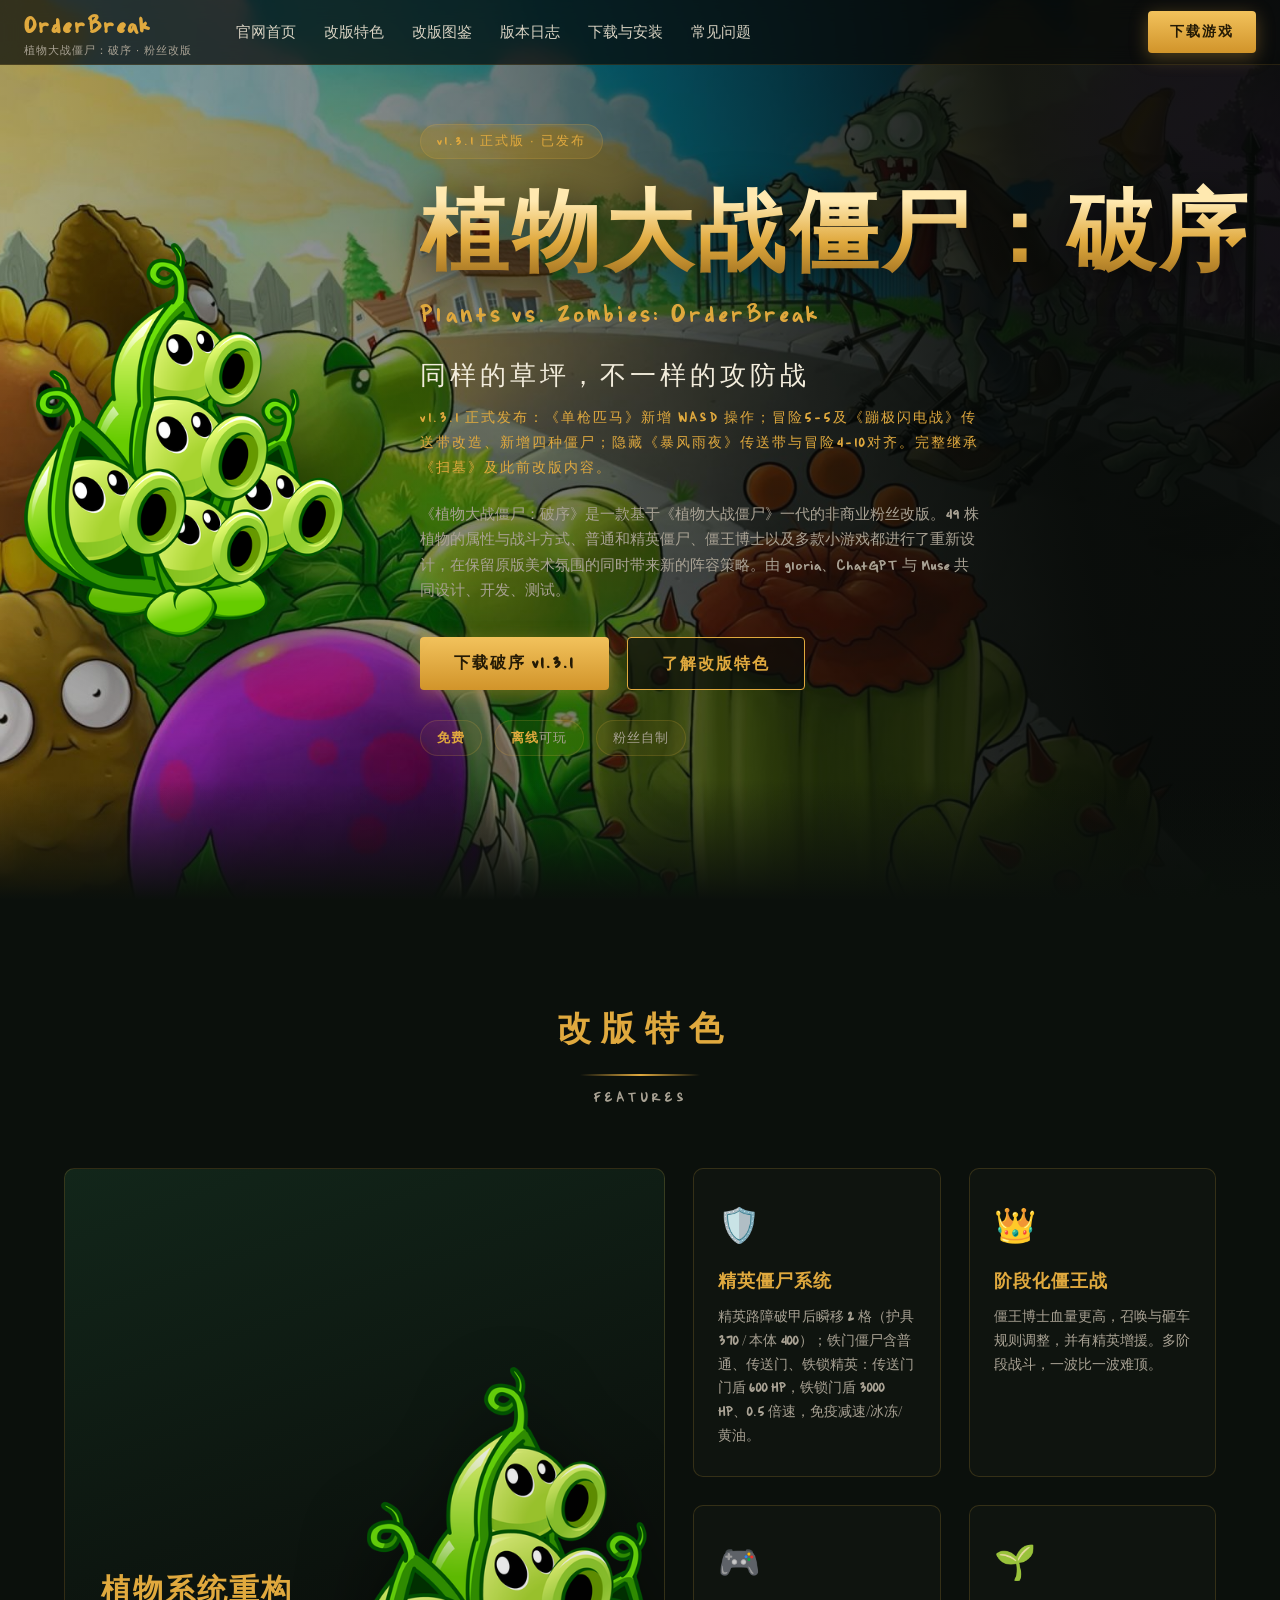
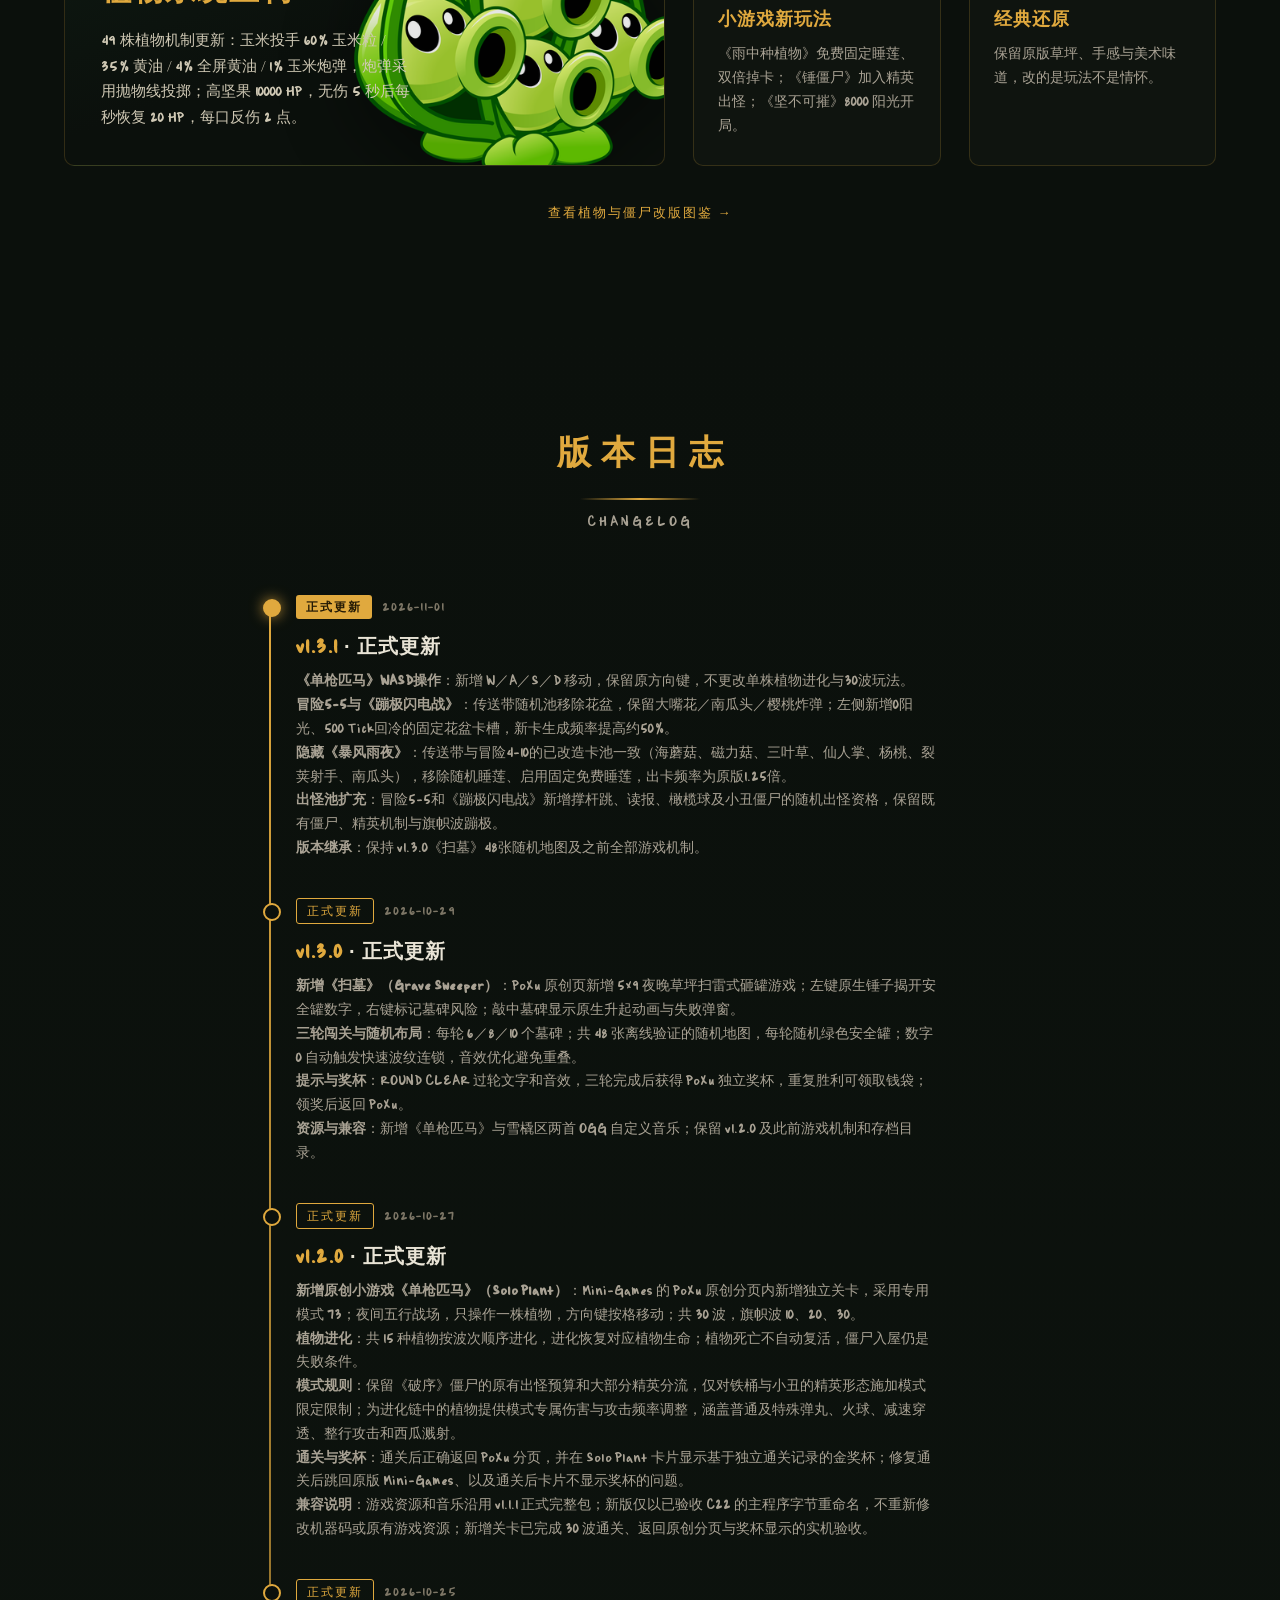
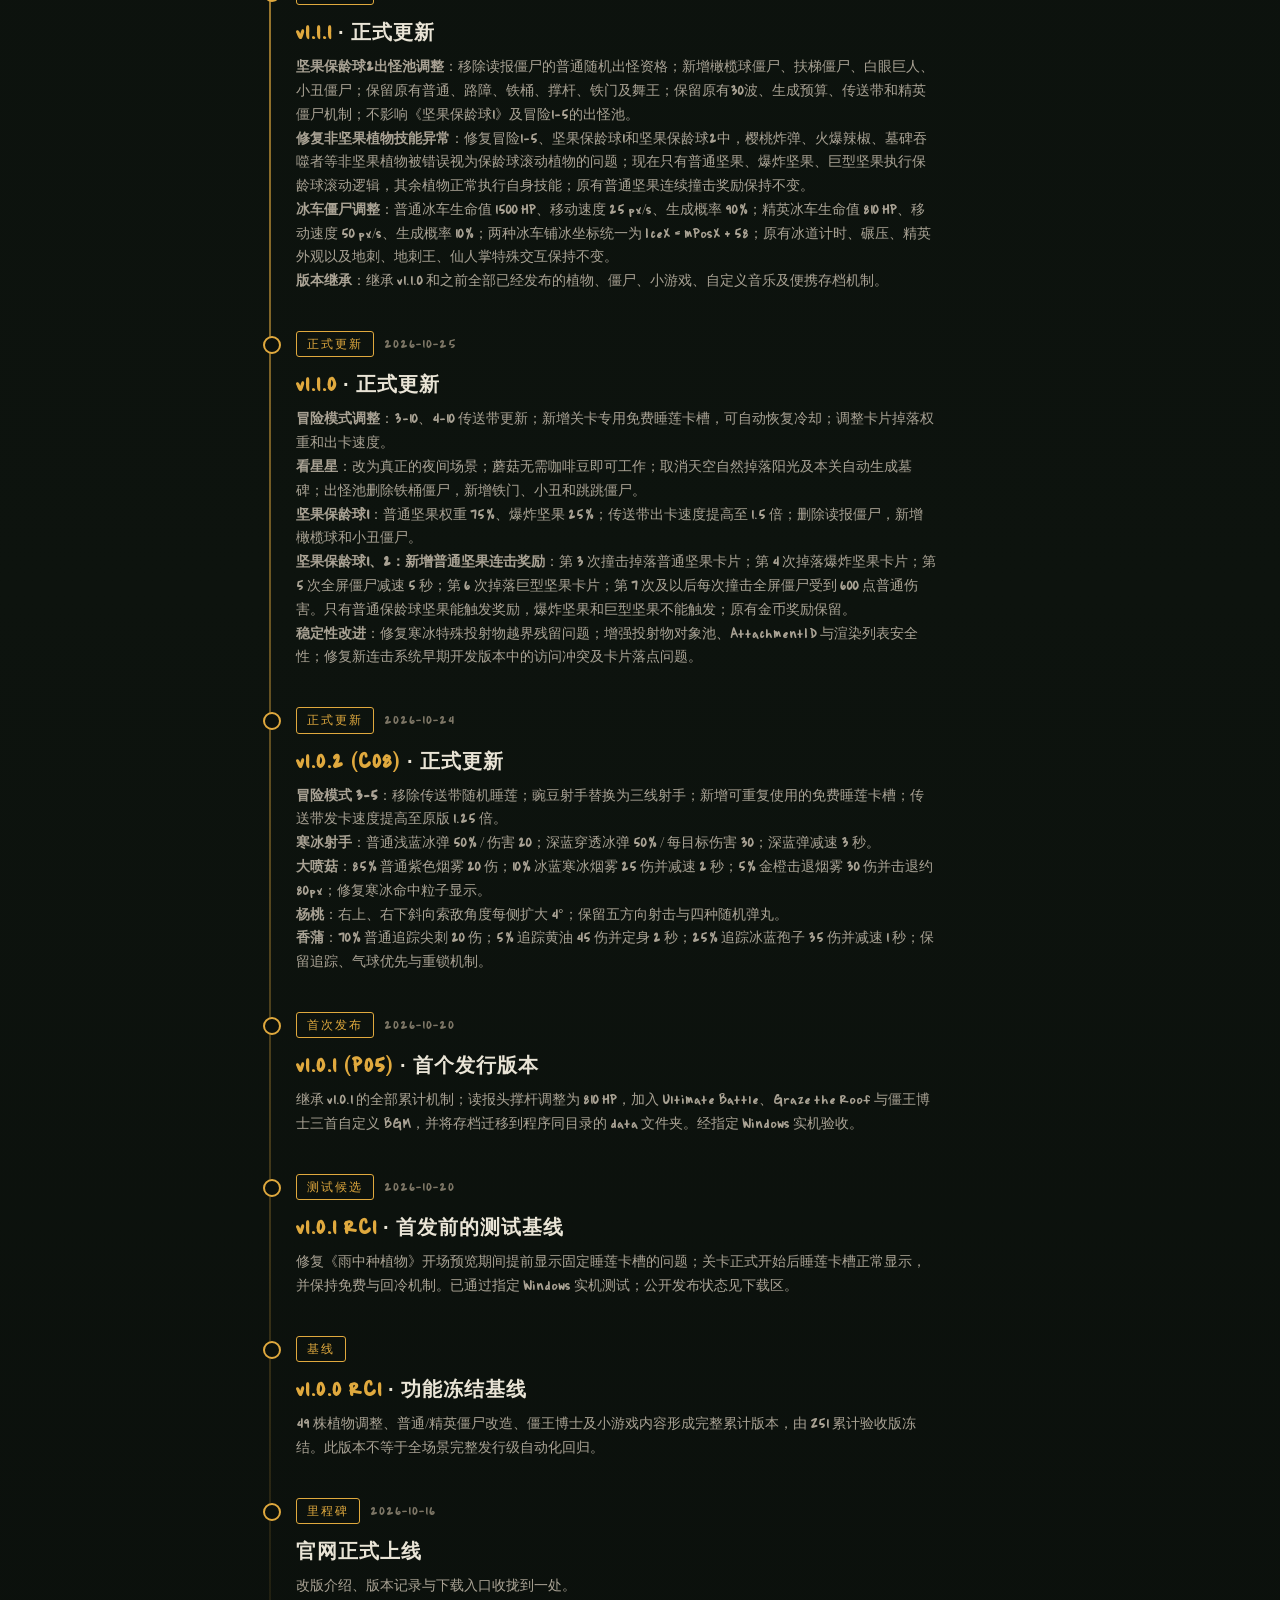
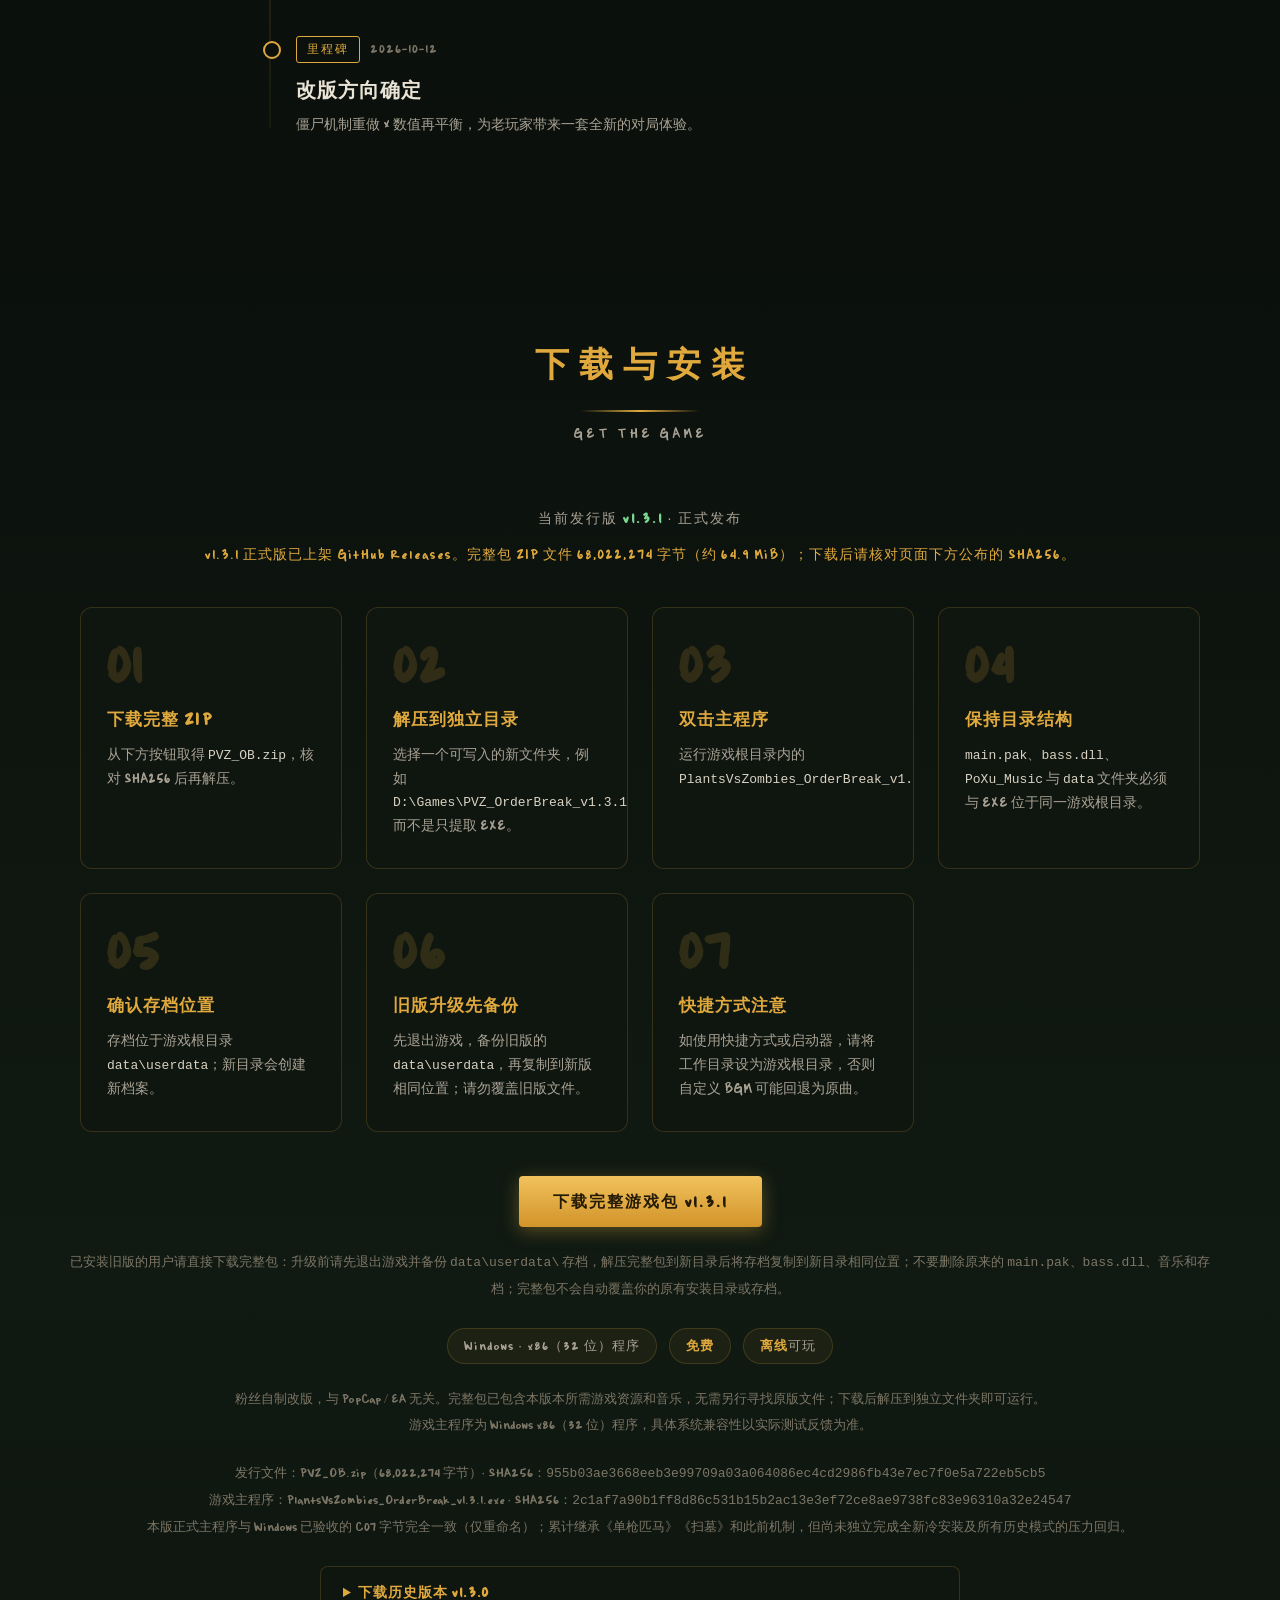
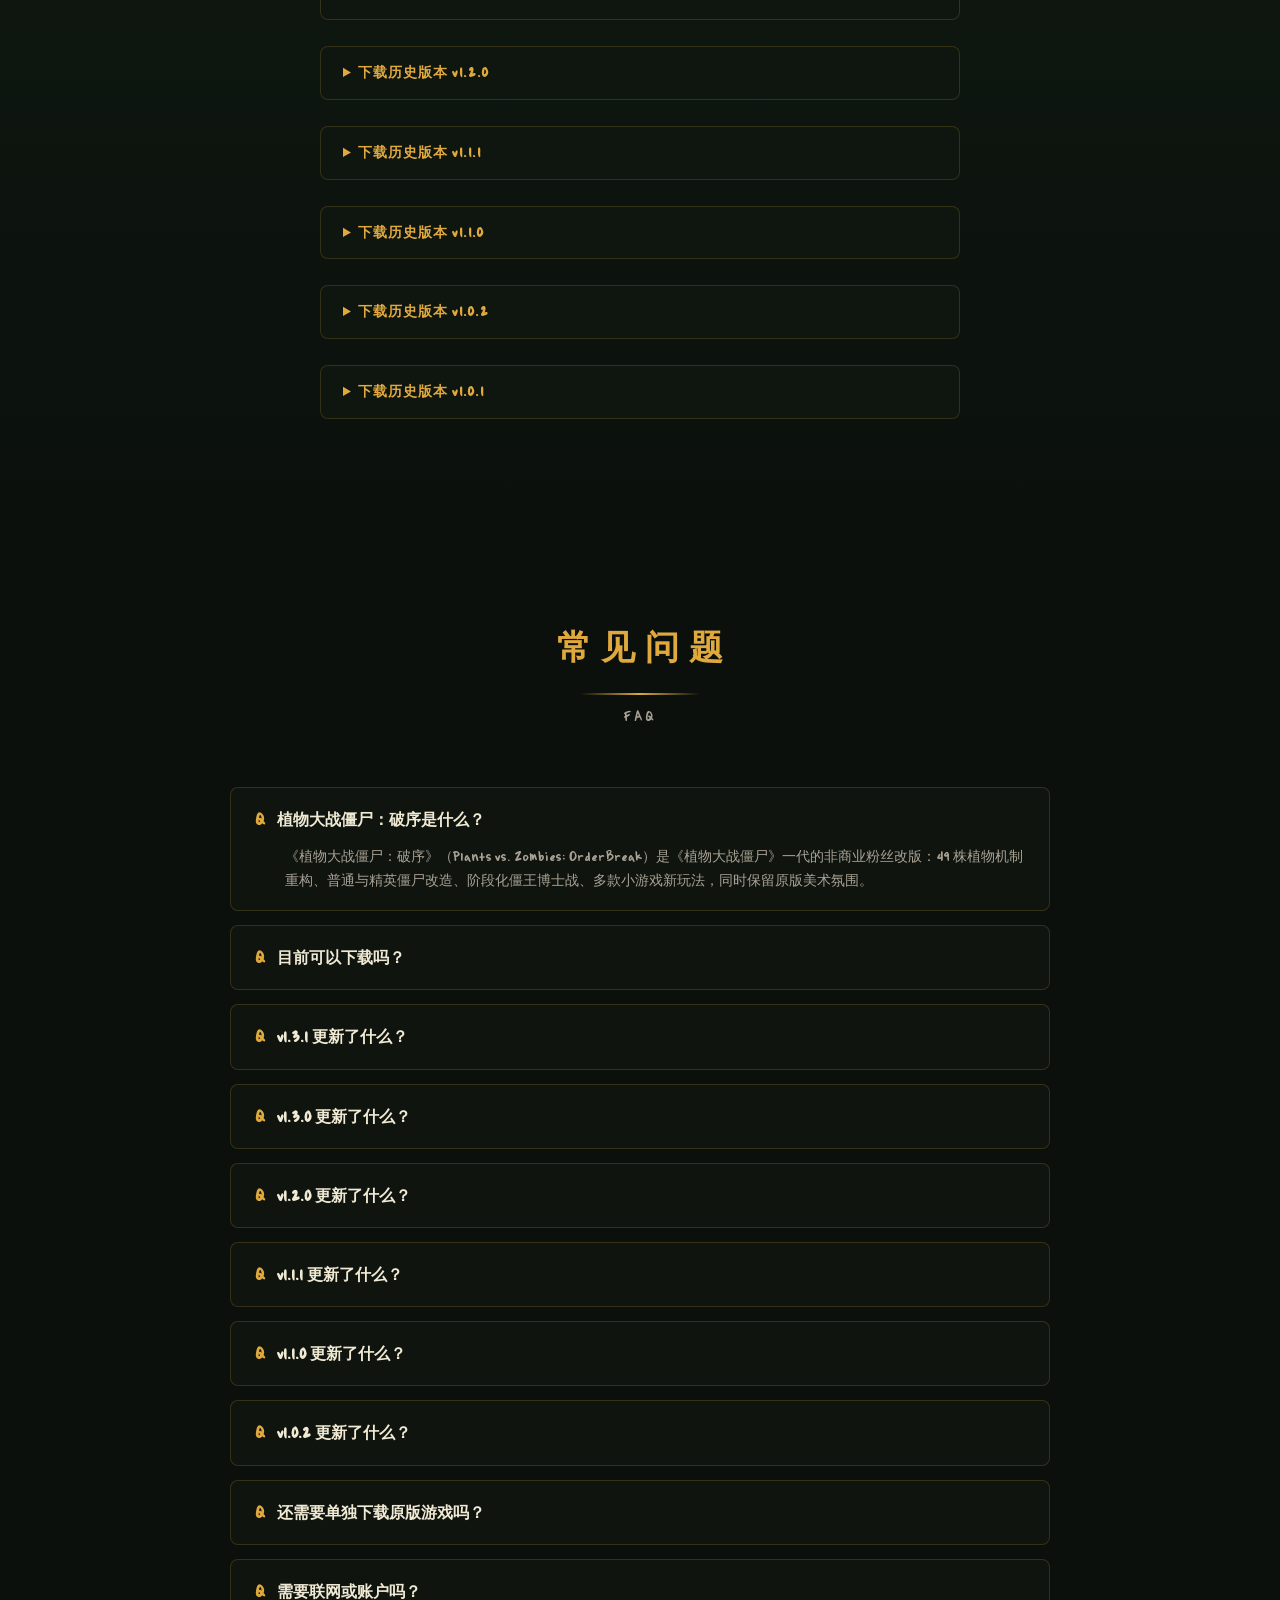
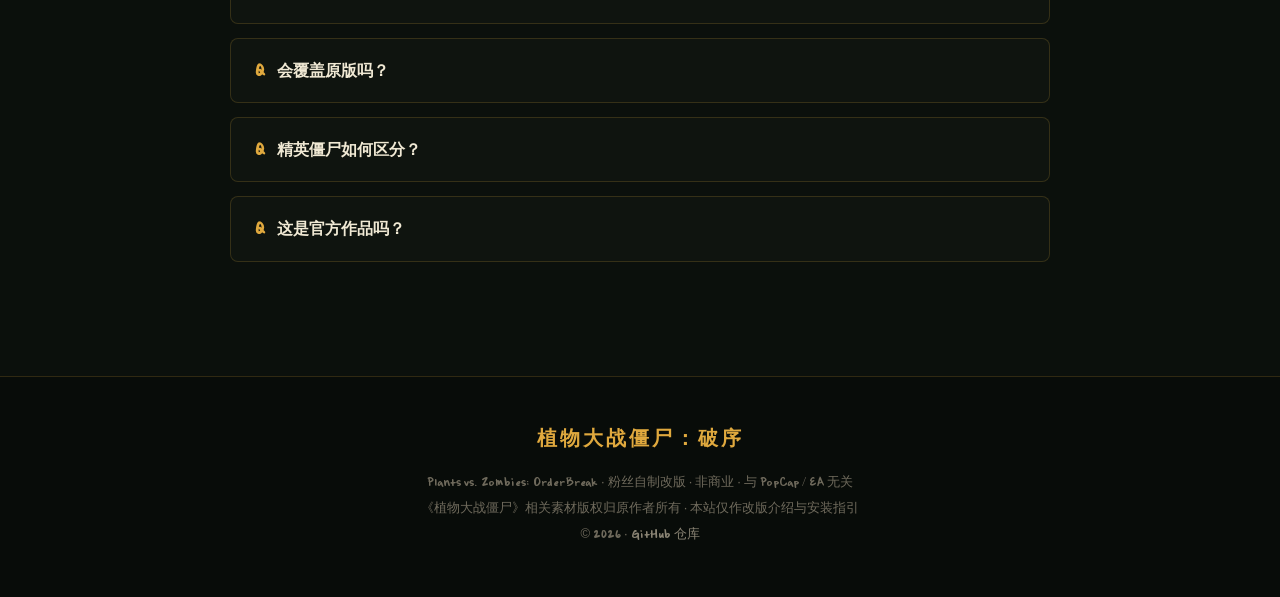
<file: index.html>
<!DOCTYPE html>
<html lang="zh-CN" class="no-js">
<head>
<meta charset="UTF-8">
<meta name="viewport" content="width=device-width, initial-scale=1.0">
<title>植物大战僵尸：破序 | OrderBreak · 粉丝改版</title>
<meta name="description" content="《植物大战僵尸：破序》(Plants vs. Zombies: OrderBreak)——基于《植物大战僵尸》一代的非商业粉丝改版：49 株植物机制重构、精英僵尸系统、阶段化僵王战与小游戏新玩法。v1.3.1 正式发布：《单枪匹马》新增 WASD 操作；冒险5-5及《蹦极闪电战》传送带改造、新增四种僵尸；隐藏《暴风雨夜》传送带与冒险4-10对齐。完整继承《扫墓》及此前改版内容。">
<meta property="og:type" content="website">
<meta property="og:title" content="植物大战僵尸：破序 | OrderBreak · 粉丝改版">
<meta property="og:description" content="《植物大战僵尸：破序》(Plants vs. Zombies: OrderBreak)——基于《植物大战僵尸》一代的非商业粉丝改版：49 株植物机制重构、精英僵尸系统、阶段化僵王战与小游戏新玩法。v1.3.1 正式发布：《单枪匹马》新增 WASD 操作；冒险5-5及《蹦极闪电战》传送带改造、新增四种僵尸；隐藏《暴风雨夜》传送带与冒险4-10对齐。完整继承《扫墓》及此前改版内容。">
<meta property="og:url" content="https://qffy715.github.io/PVZ-OB/">
<style>
@font-face{
font-family:'Briannes Hand';
src:url('briannes-hand.woff2') format('woff2');
font-display:swap;
unicode-range:U+0000-00FF;
}
:root{
--gold:#e0a93e; --gold-deep:#b57f24; --gold-soft:rgba(224,169,62,.14);
--bg:#0b100c; --panel:rgba(16,22,17,.82); --line:rgba(224,169,62,.18);
--text:#e9e4d6; --muted:#a9a294; --green:#7bd88f;
}
*{margin:0;padding:0;box-sizing:border-box}
html{scroll-behavior:smooth}
body{background:var(--bg);color:var(--text);
font-family:'Briannes Hand',-apple-system,BlinkMacSystemFont,"Segoe UI","PingFang SC","Hiragino Sans GB","Microsoft YaHei",sans-serif;
line-height:1.7}
a{color:inherit;text-decoration:none}
a:focus-visible,button:focus-visible,summary:focus-visible{outline:2px solid var(--gold);outline-offset:3px;border-radius:4px}
.wrap{max-width:1200px;margin:0 auto;padding:0 24px}
section[id],header[id]{scroll-margin-top:76px}
nav{position:fixed;top:0;left:0;right:0;z-index:50;
background:rgba(8,11,9,.72);backdrop-filter:blur(10px);
border-bottom:1px solid rgba(224,169,62,.14)}
.nav-inner{max-width:1280px;margin:0 auto;padding:0 24px;height:64px;
display:flex;align-items:center;gap:36px;position:relative}
.logo{font-size:22px;font-weight:900;letter-spacing:2px;color:var(--gold);white-space:nowrap}
.logo small{font-size:11px;color:var(--muted);letter-spacing:1px;display:block;font-weight:400;line-height:1.2}
.nav-links{display:flex;gap:28px;margin-left:8px}
.nav-links a{font-size:15px;color:#d8d2c2;position:relative;padding:4px 0}
.nav-links a:hover{color:var(--gold)}
.nav-links a:hover::after{content:"";position:absolute;left:0;right:0;bottom:-2px;height:2px;background:var(--gold)}
.nav-toggle{display:none}
.nav-cta{margin-left:auto}
.btn{display:inline-block;padding:12px 34px;border-radius:4px;font-size:16px;font-weight:700;
letter-spacing:2px;transition:transform.15s, box-shadow.15s;cursor:pointer;border:0}
.btn-gold{background:linear-gradient(180deg,#f2c25c,#d1942a);color:#241a05;
box-shadow:0 4px 18px rgba(224,169,62,.35)}
.btn-gold:hover{transform:translateY(-2px);box-shadow:0 8px 26px rgba(224,169,62,.5)}
.btn-dark{background:rgba(10,14,11,.7);color:var(--gold);border:1px solid var(--gold)}
.btn-dark:hover{background:rgba(224,169,62,.12)}
.btn-sm{padding:9px 22px;font-size:14px}
.hero{position:relative;min-height:100vh;display:flex;align-items:center;overflow:hidden;
background:url('pvz-bg.jpg') center 20%/cover no-repeat}
.hero::before{content:"";position:absolute;inset:0;
background:linear-gradient(260deg, rgba(6,9,7,.93) 20%, rgba(6,9,7,.55) 55%, rgba(6,9,7,.25) 100%)}
.hero::after{content:"";position:absolute;left:0;right:0;bottom:0;height:120px;
background:linear-gradient(180deg,transparent,var(--bg))}
.hero-inner{position:relative;z-index:2;width:100%;max-width:1280px;margin:0 auto;
padding:120px 24px 140px;display:flex;align-items:center;gap:40px}
.hero-text{flex:1;min-width:0;margin-left:36px}
.ver-badge{display:inline-block;font-size:13px;letter-spacing:2px;color:var(--gold);
border:1px solid var(--line);background:var(--gold-soft);padding:6px 16px;border-radius:20px;margin-bottom:22px;line-height:1.6}
.hero h1{font-size:clamp(30px,8.8vw,88px);font-weight:900;letter-spacing:.05em;line-height:1.15;
background:linear-gradient(180deg,#ffe9b0 20%,var(--gold) 60%,#9c6d1e);
-webkit-background-clip:text;background-clip:text;color:transparent;
filter:drop-shadow(0 4px 18px rgba(0,0,0,.6))}
.hero .en-sub{font-size:clamp(16px,2.4vw,24px);color:var(--gold);letter-spacing:3px;margin-top:12px}
.hero .slogan{font-size:clamp(18px,2.6vw,26px);color:#f2ecdc;margin:18px 0 8px;letter-spacing:4px}
.hero .desc{color:var(--muted);font-size:15px;max-width:560px;margin-bottom:34px}
.ver-note{color:var(--gold);font-size:14px;letter-spacing:2px;margin:0 0 20px;line-height:1.8;max-width:560px}
.hero-btns{display:flex;gap:18px;flex-wrap:wrap}
.hero-art{flex:0 0 auto;display:flex;justify-content:center}
.hero-art img{width:min(320px,58vw);height:auto;filter:drop-shadow(0 24px 50px rgba(0,0,0,.55));
animation:float 5s ease-in-out infinite}
@keyframes float{50%{transform:translateY(-14px)}}
.chips{display:flex;gap:12px;justify-content:center;flex-wrap:wrap}
.chip{font-size:13px;color:var(--muted);letter-spacing:1px;border:1px solid var(--line);
padding:6px 16px;border-radius:20px;background:rgba(224,169,62,.06)}
.chip b{color:var(--gold);font-weight:600}
.hero .chips{justify-content:flex-start;margin-top:30px}
section{padding:100px 0;position:relative}
.sec-title{text-align:center;margin-bottom:58px}
.sec-title h2{font-size:34px;letter-spacing:10px;color:var(--gold);font-weight:800;text-indent:10px}
.sec-title p{color:var(--muted);font-size:14px;letter-spacing:3px;margin-top:10px}
.sec-title .rule{width:120px;height:2px;background:linear-gradient(90deg,transparent,var(--gold),transparent);margin:16px auto 0}
.feat-grid{display:grid;grid-template-columns:1.15fr 1fr;gap:28px}
.feat-main{position:relative;border-radius:10px;overflow:hidden;border:1px solid var(--line);
min-height:460px;display:flex;align-items:flex-end;
background:linear-gradient(160deg,#12261a,#0b100c 70%)}
.feat-main img{position:absolute;right:-30px;bottom:-20px;width:340px;height:auto;opacity:.9;
filter:drop-shadow(0 18px 40px rgba(0,0,0,.5))}
.feat-main-body{position:relative;z-index:2;padding:36px;max-width:64%}
.feat-main-body h3{font-size:30px;color:var(--gold);margin-bottom:12px;letter-spacing:2px}
.feat-main-body p{color:#cfc8b4;font-size:15px}
.feat-cards{display:grid;grid-template-columns:1fr 1fr;gap:28px}
.feat-card{background:var(--panel);border:1px solid var(--line);border-radius:10px;padding:28px 24px;
transition:transform.2s, border-color.2s, box-shadow.2s}
.feat-card:hover{transform:translateY(-6px);border-color:rgba(224,169,62,.55);
box-shadow:0 14px 34px rgba(0,0,0,.45),0 0 0 1px rgba(224,169,62,.12)}
.feat-card .icon{font-size:34px;margin-bottom:12px}
.feat-card h4{font-size:18px;color:var(--gold);margin-bottom:8px;letter-spacing:1px}
.feat-card p{font-size:14px;color:var(--muted)}
.codex-note{text-align:center;color:#7d7666;font-size:13px;letter-spacing:2px;margin-top:36px}
#changelog{background:linear-gradient(180deg,var(--bg),#0d130e 60%,var(--bg))}
.timeline{position:relative;max-width:760px;margin:0 auto;padding-left:36px}
.timeline::before{content:"";position:absolute;left:9px;top:8px;bottom:8px;width:2px;
background:linear-gradient(180deg,var(--gold),rgba(224,169,62,.06))}
.tl-item{position:relative;padding:0 0 36px}
.tl-item:last-child{padding-bottom:0}
.tl-item::before{content:"";position:absolute;left:-33px;top:7px;width:14px;height:14px;border-radius:50%;
background:var(--bg);border:2px solid var(--gold)}
.tl-item.now::before{background:var(--gold);box-shadow:0 0 14px rgba(224,169,62,.8)}
.tl-tag{display:inline-block;font-size:12px;letter-spacing:2px;color:var(--gold);
border:1px solid var(--gold);border-radius:3px;padding:2px 10px;margin-right:10px}
.tl-tag.hot{background:var(--gold);color:#241a05;font-weight:700;border:0}
.tl-item h3{font-size:20px;margin:10px 0 6px;letter-spacing:1px}
.tl-item h3 .v{color:var(--gold)}
.tl-item p{color:var(--muted);font-size:14px;max-width:640px}
.tl-item time{color:#7d7666;font-size:13px;letter-spacing:1px}
#download{background:linear-gradient(180deg,var(--bg),#101a12 55%,var(--bg));text-align:center}
#download .dl-ver{display:inline-block;margin:0 0 12px;color:var(--muted);font-size:14px;letter-spacing:2px;line-height:1.8}
#download .dl-ver b{color:var(--green)}
.dl-status{color:var(--gold);font-size:14px;letter-spacing:1px;margin:0 0 40px}
.steps{display:grid;grid-template-columns:repeat(4,1fr);gap:24px;max-width:1120px;margin:0 auto 44px;text-align:left}
.step{background:var(--panel);border:1px solid var(--line);border-radius:12px;padding:30px 26px;
position:relative;overflow:hidden;transition:transform.2s, border-color.2s, box-shadow.2s}
.step:hover{transform:translateY(-6px);border-color:rgba(224,169,62,.55);
box-shadow:0 14px 34px rgba(0,0,0,.45)}
.step .num{font-size:54px;font-weight:900;line-height:1;color:rgba(224,169,62,.16);
letter-spacing:2px;margin-bottom:14px}
.step h4{font-size:17px;color:var(--gold);margin-bottom:8px;letter-spacing:1px}
.step p{font-size:14px;color:var(--muted)}
.step p code{color:#d8d2c2;font-family:Consolas,Menlo,monospace;font-size:13px}
.dl-cta{margin:6px 0 8px}
.dl-note{font-size:13px;color:#7d7666;margin-top:22px;line-height:2}
.hist-ver{max-width:640px;margin:26px auto 0;text-align:left;background:var(--panel);
border:1px solid var(--line);border-radius:8px;padding:14px 22px}
.hist-ver summary{cursor:pointer;color:var(--gold);font-size:14px;font-weight:700;letter-spacing:1px}
.hist-ver p{margin-top:10px;color:var(--muted);font-size:13px;line-height:2}
.hist-ver p code{color:#d8d2c2;font-family:Consolas,Menlo,monospace;font-size:12px}
.hist-ver a{color:var(--gold)} .hist-ver a:hover{text-decoration:underline;text-underline-offset:4px}
#download .chips{margin-top:26px}
.faq{max-width:820px;margin:0 auto}
.faq details{background:var(--panel);border:1px solid var(--line);border-radius:8px;
margin-bottom:14px;padding:18px 24px;transition:border-color.2s}
.faq details:hover{border-color:rgba(224,169,62,.4)}
.faq summary{cursor:pointer;font-weight:700;font-size:16px;color:#f0e9d4;list-style:none}
.faq summary::-webkit-details-marker{display:none}
.faq summary::before{content:"Q";color:var(--gold);font-weight:900;margin-right:12px}
.faq details p{margin-top:12px;color:var(--muted);font-size:14px;padding-left:30px}
.faq details p code{color:#d8d2c2;font-family:Consolas,Menlo,monospace;font-size:13px}
footer{border-top:1px solid var(--line);padding:44px 0 54px;text-align:center;background:#080c09}
footer .flogo{font-size:20px;font-weight:900;letter-spacing:3px;color:var(--gold);margin-bottom:14px}
footer p{color:#6f6a5c;font-size:13px;line-height:2}
footer a{color:#8a8474} footer a:hover{color:var(--gold)}
.rv{opacity:0;transform:translateY(26px);transition:opacity .7s ease,transform .7s ease}
.rv.in{opacity:1;transform:none}
.no-js .rv{opacity:1;transform:none}
@media (prefers-reduced-motion:reduce){
html{scroll-behavior:auto}
.rv{opacity:1;transform:none;transition:none}
.hero-art img{animation:none}}
@media(max-width:900px){
.nav-inner{gap:12px}
.nav-links{display:none;position:absolute;top:64px;left:0;right:0;flex-direction:column;gap:0;
margin-left:0;background:rgba(8,11,9,.97);border-bottom:1px solid var(--line);padding:8px 24px 16px}
.nav-links.open{display:flex}
.nav-links a{padding:13px 4px;font-size:16px;border-bottom:1px solid rgba(224,169,62,.08)}
.nav-links a:last-child{border-bottom:0}
.nav-links a:hover::after{display:none}
.nav-toggle{display:inline-flex;flex-direction:column;justify-content:center;align-items:center;gap:5px;
margin-left:auto;width:44px;height:44px;background:none;border:1px solid var(--line);border-radius:6px;cursor:pointer}
.nav-toggle span{display:block;width:20px;height:2px;background:var(--gold);transition:transform .2s,opacity .2s}
.nav-toggle[aria-expanded="true"] span:nth-child(1){transform:translateY(7px) rotate(45deg)}
.nav-toggle[aria-expanded="true"] span:nth-child(2){opacity:0}
.nav-toggle[aria-expanded="true"] span:nth-child(3){transform:translateY(-7px) rotate(-45deg)}
.nav-cta{margin-left:0}
.hero-inner{flex-direction:column;text-align:center;padding-top:140px}
.hero-text{margin-left:0}
.hero .desc{margin-left:auto;margin-right:auto}
.hero-btns{justify-content:center}
.hero .chips{justify-content:center}
.feat-grid{grid-template-columns:1fr}
.feat-main-body{max-width:100%}
.feat-main img{width:220px;opacity:.5}
.steps{grid-template-columns:1fr;max-width:480px}
.timeline{padding-left:30px}
.tl-item::before{left:-27px}
}
@media(max-width:600px){
.nav-inner{padding:0 16px;gap:8px}
.logo{font-size:19px}
.btn-sm{padding:8px 14px;font-size:13px}
.hero-inner{padding-left:16px;padding-right:16px}
.feat-cards{grid-template-columns:1fr}
.sec-title h2{font-size:28px;letter-spacing:6px;text-indent:6px}
section{padding:72px 0}
.ver-badge{font-size:12px;letter-spacing:1px}
}

/* 第二阶段合并：无 JS 时窄屏导航静态展开（第一阶段补丁） */
@media (max-width: 900px) {
  html.no-js .nav-inner {
    height: auto;
    min-height: 64px;
    flex-wrap: wrap;
    padding-bottom: 8px;
  }
  html.no-js .nav-links {
    display: flex;
    position: static;
    order: 3;
    width: 100%;
    margin-left: 0;
    padding: 0;
    border-bottom: 0;
  }
  html.no-js .nav-toggle { display: none; }
}
.codex-note a{color:var(--gold)}
.codex-note a:hover{text-decoration:underline;text-underline-offset:4px}
</style>
<noscript><style>.rv{opacity:1!important;transform:none!important}</style></noscript>
</head>
<body>
<script>document.documentElement.classList.remove('no-js');</script>
<nav>
<div class="nav-inner">
<a class="logo" href="#top">OrderBreak<small>植物大战僵尸：破序 · 粉丝改版</small></a>
<div class="nav-links" id="navMenu">
<a href="#top">官网首页</a>
<a href="#features">改版特色</a>
<a href="codex.html">改版图鉴</a>
<a href="#changelog">版本日志</a>
<a href="#download">下载与安装</a>
<a href="#faq">常见问题</a>
</div>
<a class="btn btn-gold btn-sm nav-cta" href="https://github.com/qffy715/PVZ-OB/releases/download/v1.3.1/PVZ_OB.zip">下载游戏</a>
<button class="nav-toggle" aria-label="打开导航菜单" aria-expanded="false" aria-controls="navMenu"><span></span><span></span><span></span></button>
</div>
</nav>
<header class="hero" id="top">
<div class="hero-inner">
<div class="hero-art"><img src="peashooter.png" alt="豌豆射手" width="423" height="520"></div>
<div class="hero-text">
<span class="ver-badge">v1.3.1 正式版 · 已发布</span>
<h1>植物大战僵尸：破序</h1>
<div class="en-sub">Plants vs. Zombies: OrderBreak</div>
<div class="slogan">同样的草坪，不一样的攻防战</div>
<p class="ver-note">v1.3.1 正式发布：《单枪匹马》新增 WASD 操作；冒险5-5及《蹦极闪电战》传送带改造、新增四种僵尸；隐藏《暴风雨夜》传送带与冒险4-10对齐。完整继承《扫墓》及此前改版内容。</p>
<p class="desc">《植物大战僵尸：破序》是一款基于《植物大战僵尸》一代的非商业粉丝改版。49 株植物的属性与战斗方式、普通和精英僵尸、僵王博士以及多款小游戏都进行了重新设计，在保留原版美术氛围的同时带来新的阵容策略。由 gloria、ChatGPT 与 Muse 共同设计、开发、测试。</p>
<div class="hero-btns">
<a class="btn btn-gold" href="https://github.com/qffy715/PVZ-OB/releases/download/v1.3.1/PVZ_OB.zip">下载破序 v1.3.1</a>
<a class="btn btn-dark" href="#features">了解改版特色</a>
</div>
<div class="chips">
<span class="chip"><b>免费</b></span>
<span class="chip"><b>离线</b>可玩</span>
<span class="chip">粉丝自制</span>
</div>
</div>
</div>
</header>
<section id="features">
<div class="wrap">
<div class="sec-title rv">
<h2>改版特色</h2><div class="rule"></div>
<p>FEATURES</p>
</div>
<div class="feat-grid">
<div class="feat-main rv">
<img src="peashooter.png" alt="豌豆射手" width="423" height="520">
<div class="feat-main-body">
<h3>植物系统重构</h3>
<p>49 株植物机制更新：玉米投手 60% 玉米粒 / 35% 黄油 / 4% 全屏黄油 / 1% 玉米炮弹，炮弹采用抛物线投掷；高坚果 10000 HP，无伤 5 秒后每秒恢复 20 HP，每口反伤 2 点。</p>
</div>
</div>
<div class="feat-cards">
<div class="feat-card rv"><div class="icon">🛡️</div><h4>精英僵尸系统</h4><p>精英路障破甲后瞬移 2 格（护具 370 / 本体 400）；铁门僵尸含普通、传送门、铁锁精英：传送门门盾 600 HP，铁锁门盾 3000 HP、0.5 倍速，免疫减速/冰冻/黄油。</p></div>
<div class="feat-card rv"><div class="icon">👑</div><h4>阶段化僵王战</h4><p>僵王博士血量更高，召唤与砸车规则调整，并有精英增援。多阶段战斗，一波比一波难顶。</p></div>
<div class="feat-card rv"><div class="icon">🎮</div><h4>小游戏新玩法</h4><p>《雨中种植物》免费固定睡莲、双倍掉卡；《锤僵尸》加入精英出怪；《坚不可摧》8000 阳光开局。</p></div>
<div class="feat-card rv"><div class="icon">🌱</div><h4>经典还原</h4><p>保留原版草坪、手感与美术味道，改的是玩法不是情怀。</p></div>
</div>
</div>
<p class="codex-note rv"><a href="codex.html">查看植物与僵尸改版图鉴 →</a></p>
</div>
</section>
<section id="changelog">
<div class="wrap">
<div class="sec-title rv">
<h2>版本日志</h2><div class="rule"></div>
<p>CHANGELOG</p>
</div>
<div class="timeline">
<div class="tl-item now rv">
<span class="tl-tag hot">正式更新</span><time>2026-11-01</time>
<h3><span class="v">v1.3.1</span> · 正式更新</h3>
<p><b>《单枪匹马》WASD操作</b>：新增 W／A／S／D 移动，保留原方向键，不更改单株植物进化与30波玩法。<br>
<b>冒险5-5与《蹦极闪电战》</b>：传送带随机池移除花盆，保留大嘴花／南瓜头／樱桃炸弹；左侧新增0阳光、500 Tick回冷的固定花盆卡槽，新卡生成频率提高约50%。<br>
<b>隐藏《暴风雨夜》</b>：传送带与冒险4-10的已改造卡池一致（海蘑菇、磁力菇、三叶草、仙人掌、杨桃、裂荚射手、南瓜头），移除随机睡莲、启用固定免费睡莲，出卡频率为原版1.25倍。<br>
<b>出怪池扩充</b>：冒险5-5和《蹦极闪电战》新增撑杆跳、读报、橄榄球及小丑僵尸的随机出怪资格，保留既有僵尸、精英机制与旗帜波蹦极。<br>
<b>版本继承</b>：保持 v1.3.0《扫墓》48张随机地图及之前全部游戏机制。</p>
</div>
<div class="tl-item rv">
<span class="tl-tag">正式更新</span><time>2026-10-29</time>
<h3><span class="v">v1.3.0</span> · 正式更新</h3>
<p><b>新增《扫墓》（Grave Sweeper）</b>：PoXu 原创页新增 5×9 夜晚草坪扫雷式砸罐游戏；左键原生锤子揭开安全罐数字，右键标记墓碑风险；敲中墓碑显示原生升起动画与失败弹窗。<br>
<b>三轮闯关与随机布局</b>：每轮 6／8／10 个墓碑；共 48 张离线验证的随机地图，每轮随机绿色安全罐；数字 0 自动触发快速波纹连锁，音效优化避免重叠。<br>
<b>提示与奖杯</b>：ROUND CLEAR 过轮文字和音效，三轮完成后获得 PoXu 独立奖杯，重复胜利可领取钱袋；领奖后返回 PoXu。<br>
<b>资源与兼容</b>：新增《单枪匹马》与雪橇区两首 OGG 自定义音乐；保留 v1.2.0 及此前游戏机制和存档目录。</p>
</div>
<div class="tl-item rv">
<span class="tl-tag">正式更新</span><time>2026-10-27</time>
<h3><span class="v">v1.2.0</span> · 正式更新</h3>
<p><b>新增原创小游戏《单枪匹马》（Solo Plant）</b>：Mini-Games 的 PoXu 原创分页内新增独立关卡，采用专用模式 73；夜间五行战场，只操作一株植物，方向键按格移动；共 30 波，旗帜波 10、20、30。<br>
<b>植物进化</b>：共 15 种植物按波次顺序进化，进化恢复对应植物生命；植物死亡不自动复活，僵尸入屋仍是失败条件。<br>
<b>模式规则</b>：保留《破序》僵尸的原有出怪预算和大部分精英分流，仅对铁桶与小丑的精英形态施加模式限定限制；为进化链中的植物提供模式专属伤害与攻击频率调整，涵盖普通及特殊弹丸、火球、减速穿透、整行攻击和西瓜溅射。<br>
<b>通关与奖杯</b>：通关后正确返回 PoXu 分页，并在 Solo Plant 卡片显示基于独立通关记录的金奖杯；修复通关后跳回原版 Mini-Games、以及通关后卡片不显示奖杯的问题。<br>
<b>兼容说明</b>：游戏资源和音乐沿用 v1.1.1 正式完整包；新版仅以已验收 C22 的主程序字节重命名，不重新修改机器码或原有游戏资源；新增关卡已完成 30 波通关、返回原创分页与奖杯显示的实机验收。</p>
</div>
<div class="tl-item rv">
<span class="tl-tag">正式更新</span><time>2026-10-25</time>
<h3><span class="v">v1.1.1</span> · 正式更新</h3>
<p><b>坚果保龄球2出怪池调整</b>：移除读报僵尸的普通随机出怪资格；新增橄榄球僵尸、扶梯僵尸、白眼巨人、小丑僵尸；保留原有普通、路障、铁桶、撑杆、铁门及舞王；保留原有30波、生成预算、传送带和精英僵尸机制；不影响《坚果保龄球1》及冒险1-5的出怪池。<br>
<b>修复非坚果植物技能异常</b>：修复冒险1-5、坚果保龄球1和坚果保龄球2中，樱桃炸弹、火爆辣椒、墓碑吞噬者等非坚果植物被错误视为保龄球滚动植物的问题；现在只有普通坚果、爆炸坚果、巨型坚果执行保龄球滚动逻辑，其余植物正常执行自身技能；原有普通坚果连续撞击奖励保持不变。<br>
<b>冰车僵尸调整</b>：普通冰车生命值 1500 HP、移动速度 25 px/s、生成概率 90%；精英冰车生命值 810 HP、移动速度 50 px/s、生成概率 10%；两种冰车铺冰坐标统一为 IceX = mPosX + 58；原有冰道计时、碾压、精英外观以及地刺、地刺王、仙人掌特殊交互保持不变。<br>
<b>版本继承</b>：继承 v1.1.0 和之前全部已经发布的植物、僵尸、小游戏、自定义音乐及便携存档机制。</p>
</div>
<div class="tl-item rv">
<span class="tl-tag">正式更新</span><time>2026-10-25</time>
<h3><span class="v">v1.1.0</span> · 正式更新</h3>
<p><b>冒险模式调整</b>：3-10、4-10 传送带更新；新增关卡专用免费睡莲卡槽，可自动恢复冷却；调整卡片掉落权重和出卡速度。<br>
<b>看星星</b>：改为真正的夜间场景；蘑菇无需咖啡豆即可工作；取消天空自然掉落阳光及本关自动生成墓碑；出怪池删除铁桶僵尸，新增铁门、小丑和跳跳僵尸。<br>
<b>坚果保龄球1</b>：普通坚果权重 75%、爆炸坚果 25%；传送带出卡速度提高至 1.5 倍；删除读报僵尸，新增橄榄球和小丑僵尸。<br>
<b>坚果保龄球1、2：新增普通坚果连击奖励</b>：第 3 次撞击掉落普通坚果卡片；第 4 次掉落爆炸坚果卡片；第 5 次全屏僵尸减速 5 秒；第 6 次掉落巨型坚果卡片；第 7 次及以后每次撞击全屏僵尸受到 600 点普通伤害。只有普通保龄球坚果能触发奖励，爆炸坚果和巨型坚果不能触发；原有金币奖励保留。<br>
<b>稳定性改进</b>：修复寒冰特殊投射物越界残留问题；增强投射物对象池、AttachmentID 与渲染列表安全性；修复新连击系统早期开发版本中的访问冲突及卡片落点问题。</p>
</div>
<div class="tl-item rv">
<span class="tl-tag">正式更新</span><time>2026-10-24</time>
<h3><span class="v">v1.0.2 (C08)</span> · 正式更新</h3>
<p><b>冒险模式 3-5</b>：移除传送带随机睡莲；豌豆射手替换为三线射手；新增可重复使用的免费睡莲卡槽；传送带发卡速度提高至原版 1.25 倍。<br>
<b>寒冰射手</b>：普通浅蓝冰弹 50% / 伤害 20；深蓝穿透冰弹 50% / 每目标伤害 30；深蓝弹减速 3 秒。<br>
<b>大喷菇</b>：85% 普通紫色烟雾 20 伤；10% 冰蓝寒冰烟雾 25 伤并减速 2 秒；5% 金橙击退烟雾 30 伤并击退约 80px；修复寒冰命中粒子显示。<br>
<b>杨桃</b>：右上、右下斜向索敌角度每侧扩大 4°；保留五方向射击与四种随机弹丸。<br>
<b>香蒲</b>：70% 普通追踪尖刺 20 伤；5% 追踪黄油 45 伤并定身 2 秒；25% 追踪冰蓝孢子 35 伤并减速 1 秒；保留追踪、气球优先与重锁机制。</p>
</div>
<div class="tl-item rv">
<span class="tl-tag">首次发布</span><time>2026-10-20</time>
<h3><span class="v">v1.0.1 (P05)</span> · 首个发行版本</h3>
<p>继承 v1.0.1 的全部累计机制；读报头撑杆调整为 810 HP，加入 Ultimate Battle、Graze the Roof 与僵王博士三首自定义 BGM，并将存档迁移到程序同目录的 data 文件夹。经指定 Windows 实机验收。</p>
</div>
<div class="tl-item rv">
<span class="tl-tag">测试候选</span><time>2026-10-20</time>
<h3><span class="v">v1.0.1 RC1</span> · 首发前的测试基线</h3>
<p>修复《雨中种植物》开场预览期间提前显示固定睡莲卡槽的问题；关卡正式开始后睡莲卡槽正常显示，并保持免费与回冷机制。已通过指定 Windows 实机测试；公开发布状态见下载区。</p>
</div>
<div class="tl-item rv">
<span class="tl-tag">基线</span>
<h3><span class="v">v1.0.0 RC1</span> · 功能冻结基线</h3>
<p>49 株植物调整、普通/精英僵尸改造、僵王博士及小游戏内容形成完整累计版本，由 Z51 累计验收版冻结。此版本不等于全场景完整发行级自动化回归。</p>
</div>
<div class="tl-item rv">
<span class="tl-tag">里程碑</span><time>2026-10-16</time>
<h3>官网正式上线</h3>
<p>改版介绍、版本记录与下载入口收拢到一处。</p>
</div>
<div class="tl-item rv">
<span class="tl-tag">里程碑</span><time>2026-10-12</time>
<h3>改版方向确定</h3>
<p>僵尸机制重做 × 数值再平衡，为老玩家带来一套全新的对局体验。</p>
</div>
</div>
</div>
</section>
<section id="download">
<div class="wrap">
<div class="sec-title rv">
<h2>下载与安装</h2><div class="rule"></div>
<p>GET&nbsp;THE&nbsp;GAME</p>
</div>
<div class="rv"><span class="dl-ver">当前发行版 <b>v1.3.1</b> · 正式发布</span></div>
<p class="dl-status rv">v1.3.1 正式版已上架 GitHub Releases。完整包 ZIP 文件 68,022,274 字节（约 64.9 MiB）；下载后请核对页面下方公布的 SHA256。</p>
<div class="steps">
<div class="step rv"><div class="num">01</div><h4>下载完整 ZIP</h4><p>从下方按钮取得 <code>PVZ_OB.zip</code>，核对 SHA256 后再解压。</p></div>
<div class="step rv"><div class="num">02</div><h4>解压到独立目录</h4><p>选择一个可写入的新文件夹，例如 <code>D:\Games\PVZ_OrderBreak_v1.3.1</code>，而不是只提取 EXE。</p></div>
<div class="step rv"><div class="num">03</div><h4>双击主程序</h4><p>运行游戏根目录内的 <code>PlantsVsZombies_OrderBreak_v1.3.1.exe</code>。</p></div>
<div class="step rv"><div class="num">04</div><h4>保持目录结构</h4><p><code>main.pak</code>、<code>bass.dll</code>、<code>PoXu_Music</code> 与 <code>data</code> 文件夹必须与 EXE 位于同一游戏根目录。</p></div>
<div class="step rv"><div class="num">05</div><h4>确认存档位置</h4><p>存档位于游戏根目录 <code>data\userdata</code>；新目录会创建新档案。</p></div>
<div class="step rv"><div class="num">06</div><h4>旧版升级先备份</h4><p>先退出游戏，备份旧版的 <code>data\userdata</code>，再复制到新版相同位置；请勿覆盖旧版文件。</p></div>
<div class="step rv"><div class="num">07</div><h4>快捷方式注意</h4><p>如使用快捷方式或启动器，请将工作目录设为游戏根目录，否则自定义 BGM 可能回退为原曲。</p></div>
</div>
<div class="dl-cta rv"><a class="btn btn-gold" href="https://github.com/qffy715/PVZ-OB/releases/download/v1.3.1/PVZ_OB.zip">下载完整游戏包 v1.3.1</a></div>
<p class="dl-note rv">已安装旧版的用户请直接下载完整包：升级前请先退出游戏并备份 <code>data\userdata\</code> 存档，解压完整包到新目录后将存档复制到新目录相同位置；不要删除原来的 <code>main.pak</code>、<code>bass.dll</code>、音乐和存档；完整包不会自动覆盖你的原有安装目录或存档。</p>
<div class="chips rv">
<span class="chip">Windows · x86（32 位）程序</span>
<span class="chip"><b>免费</b></span>
<span class="chip"><b>离线</b>可玩</span>
</div>
<p class="dl-note rv">粉丝自制改版，与 PopCap / EA 无关。完整包已包含本版本所需游戏资源和音乐，无需另行寻找原版文件；下载后解压到独立文件夹即可运行。<br>游戏主程序为 Windows x86（32 位）程序，具体系统兼容性以实际测试反馈为准。</p>
<p class="dl-note rv">发行文件：PVZ_OB.zip（68,022,274 字节）· SHA256：<code>955b03ae3668eeb3e99709a03a064086ec4cd2986fb43e7ec7f0e5a722eb5cb5</code><br>
游戏主程序：PlantsVsZombies_OrderBreak_v1.3.1.exe · SHA256：<code>2c1af7a90b1ff8d86c531b15b2ac13e3ef72ce8ae9738fc83e96310a32e24547</code><br>
本版正式主程序与 Windows 已验收的 C07 字节完全一致（仅重命名）；累计继承《单枪匹马》《扫墓》和此前机制，但尚未独立完成全新冷安装及所有历史模式的压力回归。</p>
<details class="hist-ver rv"><summary>下载历史版本 v1.3.0</summary>
<p>v1.3.0 正式版本仍保留：<a href="https://github.com/qffy715/PVZ-OB/releases/tag/v1.3.0">前往 v1.3.0 Release 页面 →</a></p>
</details>
<details class="hist-ver rv"><summary>下载历史版本 v1.2.0</summary>
<p>v1.2.0 正式版本仍保留：<a href="https://github.com/qffy715/PVZ-OB/releases/tag/v1.2.0">前往 v1.2.0 Release 页面 →</a></p>
</details>
<details class="hist-ver rv"><summary>下载历史版本 v1.1.1</summary>
<p>v1.1.1 正式版本仍保留：<a href="https://github.com/qffy715/PVZ-OB/releases/tag/v1.1.1">前往 v1.1.1 Release 页面 →</a><br>
历史发行文件 SHA256：<code>85225351BAB61D41BB3DA8383D2CCB96E40676AA50651A8D7D1A543D7735F15B</code></p>
</details>
<details class="hist-ver rv"><summary>下载历史版本 v1.1.0</summary>
<p>v1.1.0 正式版本仍保留：<a href="https://github.com/qffy715/PVZ-OB/releases/tag/v1.1.0">前往 v1.1.0 Release 页面 →</a><br>
历史发行文件 SHA256：<code>AF644BBF7490943C5AD5DABE95F6DAF6AC5FCE04E0A747450B2C6AA2D41A993A</code></p>
</details>
<details class="hist-ver rv"><summary>下载历史版本 v1.0.2</summary>
<p>v1.0.2（C08）正式版本仍保留：<a href="https://github.com/qffy715/PVZ-OB/releases/tag/v1.0.2">前往 v1.0.2 Release 页面 →</a><br>
历史发行文件 SHA256：<code>ED41078E7CB645D5D62A1562F639AA39A94EEFBFD4BCB52A8BEA4CE57AC220ED</code></p>
</details>
<details class="hist-ver rv"><summary>下载历史版本 v1.0.1</summary>
<p>v1.0.1（P05）首个发行版本仍保留：<a href="https://github.com/qffy715/PVZ-OB/releases/tag/v1.0.1">前往 v1.0.1 Release 页面 →</a><br>
历史发行文件 SHA256：<code>4F03FF3C5A7DFDE631332B2B827FA833127ED2015AB244C3D7C2DA9564959579</code></p>
</details>
</div>
</section>
<section id="faq">
<div class="wrap">
<div class="sec-title rv">
<h2>常见问题</h2><div class="rule"></div>
<p>FAQ</p>
</div>
<div class="faq">
<details class="rv" open><summary>植物大战僵尸：破序是什么？</summary><p>《植物大战僵尸：破序》（Plants vs. Zombies: OrderBreak）是《植物大战僵尸》一代的非商业粉丝改版：49 株植物机制重构、普通与精英僵尸改造、阶段化僵王博士战、多款小游戏新玩法，同时保留原版美术氛围。</p></details>
<details class="rv"><summary>目前可以下载吗？</summary><p>可以。当前正式版为 v1.3.1，请使用页面的 GitHub Releases 直链下载完整包，SHA256：<code>955b03ae3668eeb3e99709a03a064086ec4cd2986fb43e7ec7f0e5a722eb5cb5</code>。旧版玩家下载完整包后，将原存档（data 目录下的 userdata）复制到新目录即可保留。</p></details>
<details class="rv"><summary>v1.3.1 更新了什么？</summary><p>《单枪匹马》支持 WASD 方向键；冒险5-5与隐藏《蹦极闪电战》移除传送带随机花盆、增加固定花盆卡槽、出卡加速并新增撑杆跳／读报／橄榄球／小丑随机出怪；隐藏《暴风雨夜》改为冒险4-10同款七植物出卡池、固定免费睡莲与1.25倍出卡。原有《扫墓》及其他内容继承不变。</p></details>
<details class="rv"><summary>v1.3.0 更新了什么？</summary><p>新增 PoXu 原创小游戏《扫墓》：5×9 夜晚扫雷式砸罐、三轮6／8／10墓碑、48张随机地图与随机绿色安全罐；右键标记、数字提示和零区域快速连锁；原生墓碑失败弹窗、过轮音效、独立奖杯及返回 PoXu。另新增《单枪匹马》和雪橇区专属 OGG 音乐。</p></details>
<details class="rv"><summary>v1.2.0 更新了什么？</summary><p>相对 v1.1.1：新增原创小游戏《单枪匹马》（Mini-Games PoXu 原创分页独立关卡，夜间五行战场单株植物迎战 30 波，旗帜波 10/20/30，15 种植物形态逐级进化）；进化恢复生命、死亡不复活；保留出怪预算与大部分精英分流；模式专属伤害与攻速调整；修复通关后跳回原版 Mini-Games 与奖杯不显示问题。详情见版本日志。</p></details>
<details class="rv"><summary>v1.1.1 更新了什么？</summary><p>相对 v1.1.0：坚果保龄球2出怪池调整（移除读报僵尸，新增橄榄球、扶梯、白眼巨人、小丑僵尸）；修复冒险1-5、坚果保龄球1和坚果保龄球2中非坚果植物被错误视为保龄球滚动植物的问题；冰车僵尸平衡调整（普通 1500 HP / 25 px/s、精英 810 HP / 50 px/s，铺冰坐标统一为 IceX = mPosX + 58）。详情见版本日志。</p></details>
<details class="rv"><summary>v1.1.0 更新了什么？</summary><p>相对 v1.0.2：冒险模式 3-10、4-10 传送带更新并新增免费睡莲卡槽；看星星改为真正的夜间场景；坚果保龄球1权重与出卡速度调整；坚果保龄球1、2新增普通坚果连击奖励（第 3/4/5/6/7 次撞击各有奖励）；修复寒冰投射物越界残留等稳定性问题。详情见版本日志。</p></details>
<details class="rv"><summary>v1.0.2 更新了什么？</summary><p>相对 v1.0.1：冒险模式 3-5 传送带修复（三线射手替换豌豆射手、新增免费睡莲卡槽、发卡提速 1.25 倍）；寒冰射手 50% 普通冰弹 / 50% 深蓝穿透冰弹；大喷菇新增冰蓝寒冰烟雾与金橙击退烟雾；杨桃斜向索敌扩大 4°；香蒲黄油与冰孢子概率提升。详情见版本日志。</p></details>
<details class="rv"><summary>还需要单独下载原版游戏吗？</summary><p>不需要另行下载安装原版游戏。本次提供的是完整发行 ZIP，已包含启动本版本所需的 EXE、main.pak、bass.dll 和音乐资源，解压到独立文件夹即可运行。</p></details>
<details class="rv"><summary>需要联网或账户吗？</summary><p>不需要。游戏本体为纯单机，运行时无需在线登录。</p></details>
<details class="rv"><summary>会覆盖原版吗？</summary><p>不会自动覆盖。请将完整包 ZIP 解压到独立文件夹，不要覆盖已有原版文件。《破序》v1.3.1 的存档位于其 EXE 同目录下的 <code>data\userdata</code>；从旧版升级前请先退出游戏并备份旧版存档，再将存档复制到新版相同位置。</p></details>
<details class="rv"><summary>精英僵尸如何区分？</summary><p>通过外观变化、不同的护甲与速度和专属机制区分；完整数值与图鉴筹备中。</p></details>
<details class="rv"><summary>这是官方作品吗？</summary><p>不是。破序为粉丝自制、非商业性质，与 PopCap / EA 无任何官方关联；《植物大战僵尸》相关权利归其权利人所有。</p></details>
</div>
</div>
</section>
<footer>
<div class="wrap">
<div class="flogo">植物大战僵尸：破序</div>
<p>Plants vs. Zombies: OrderBreak · 粉丝自制改版 · 非商业 · 与 PopCap / EA 无关<br>
《植物大战僵尸》相关素材版权归原作者所有 · 本站仅作改版介绍与安装指引<br>
© 2026 · <a href="https://github.com/qffy715/PVZ-OB">GitHub 仓库</a></p>
</div>
</footer>
<script>
(function(){
var rvEls=document.querySelectorAll('.rv');
if('IntersectionObserver' in window){
var io=new IntersectionObserver(function(es){es.forEach(function(e){
if(e.isIntersecting){e.target.classList.add('in');io.unobserve(e.target);}});},{threshold:.12});
rvEls.forEach(function(el){io.observe(el);});
}else{rvEls.forEach(function(el){el.classList.add('in');});}
var toggle=document.querySelector('.nav-toggle');
var menu=document.getElementById('navMenu');
if(toggle&&menu){
function setOpen(open){
toggle.setAttribute('aria-expanded',String(open));
toggle.setAttribute('aria-label',open?'关闭导航菜单':'打开导航菜单');
menu.classList.toggle('open',open);
}
toggle.addEventListener('click',function(){setOpen(toggle.getAttribute('aria-expanded')!=='true');});
menu.querySelectorAll('a').forEach(function(a){a.addEventListener('click',function(){setOpen(false);});});
document.addEventListener('keydown',function(e){
if(e.key==='Escape'&&menu.classList.contains('open')){setOpen(false);toggle.focus();}});
}
})();
</script>
</body>
</html>
</file>
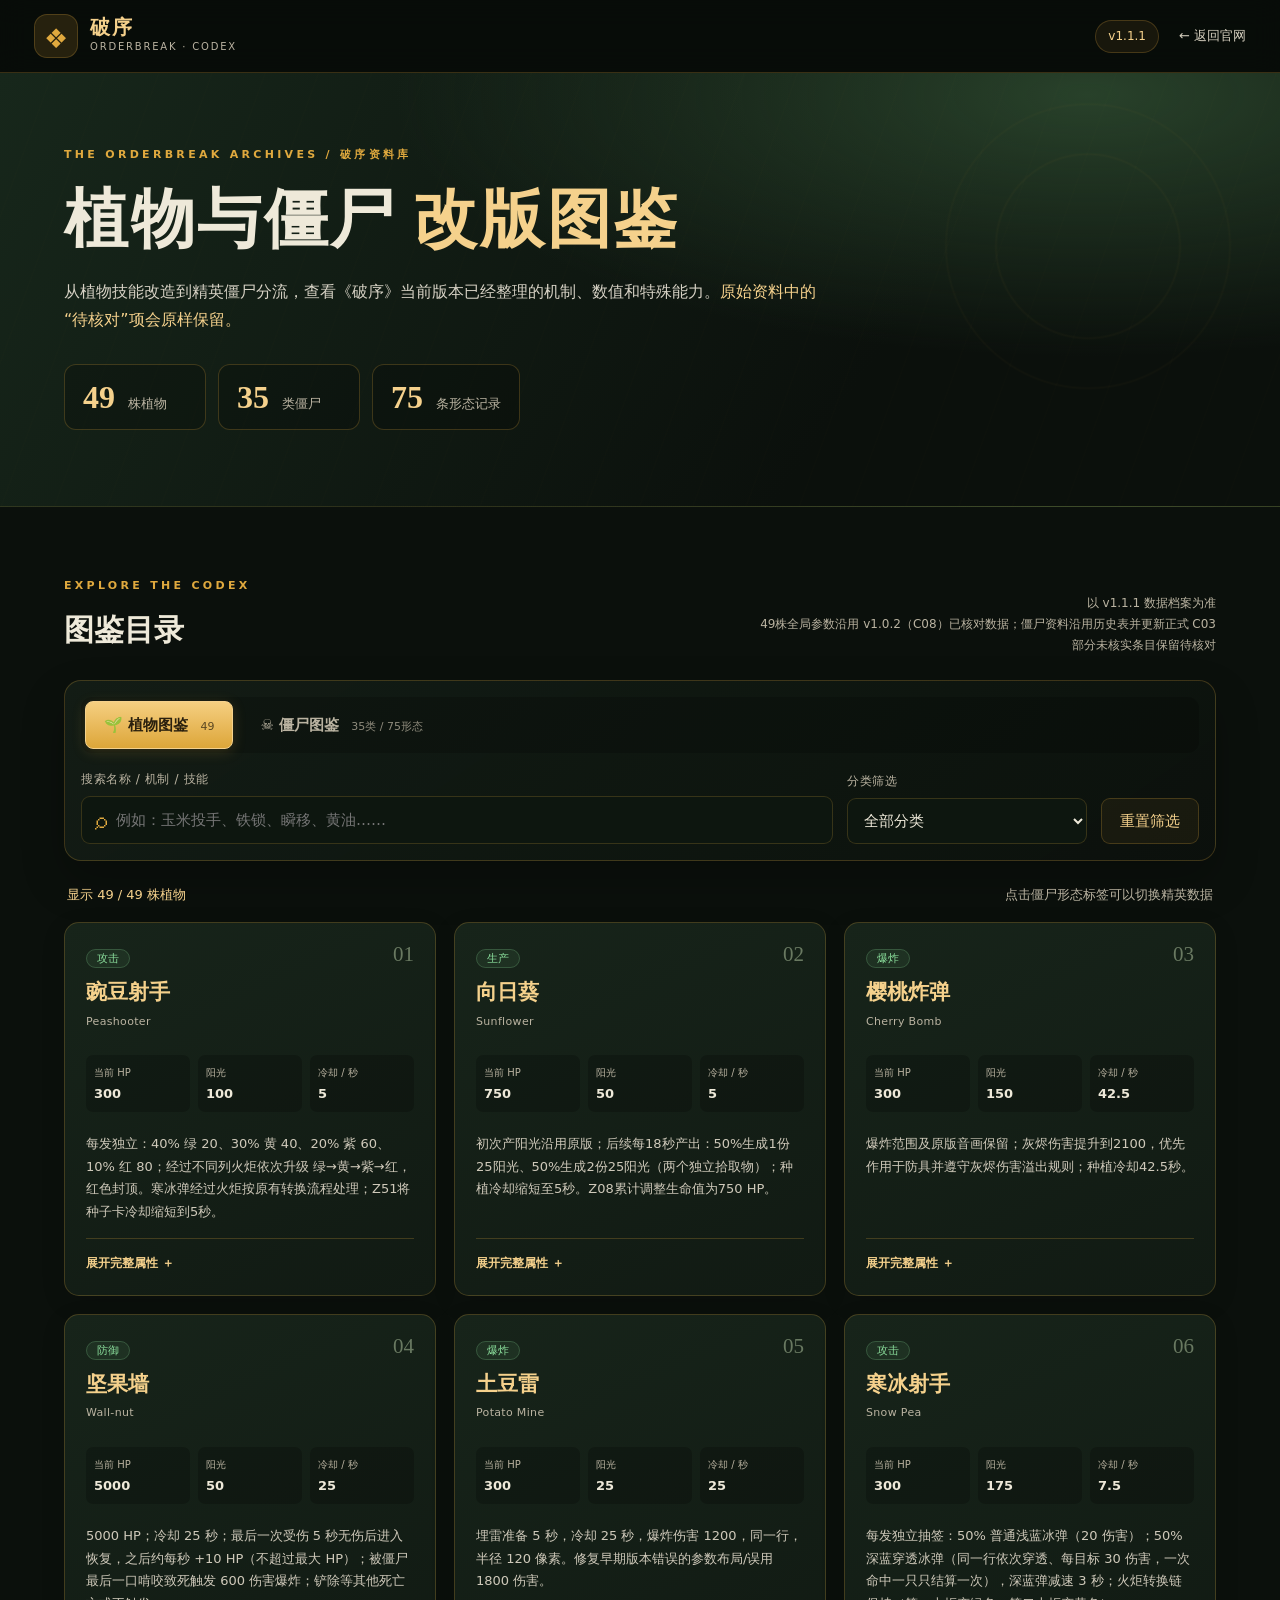
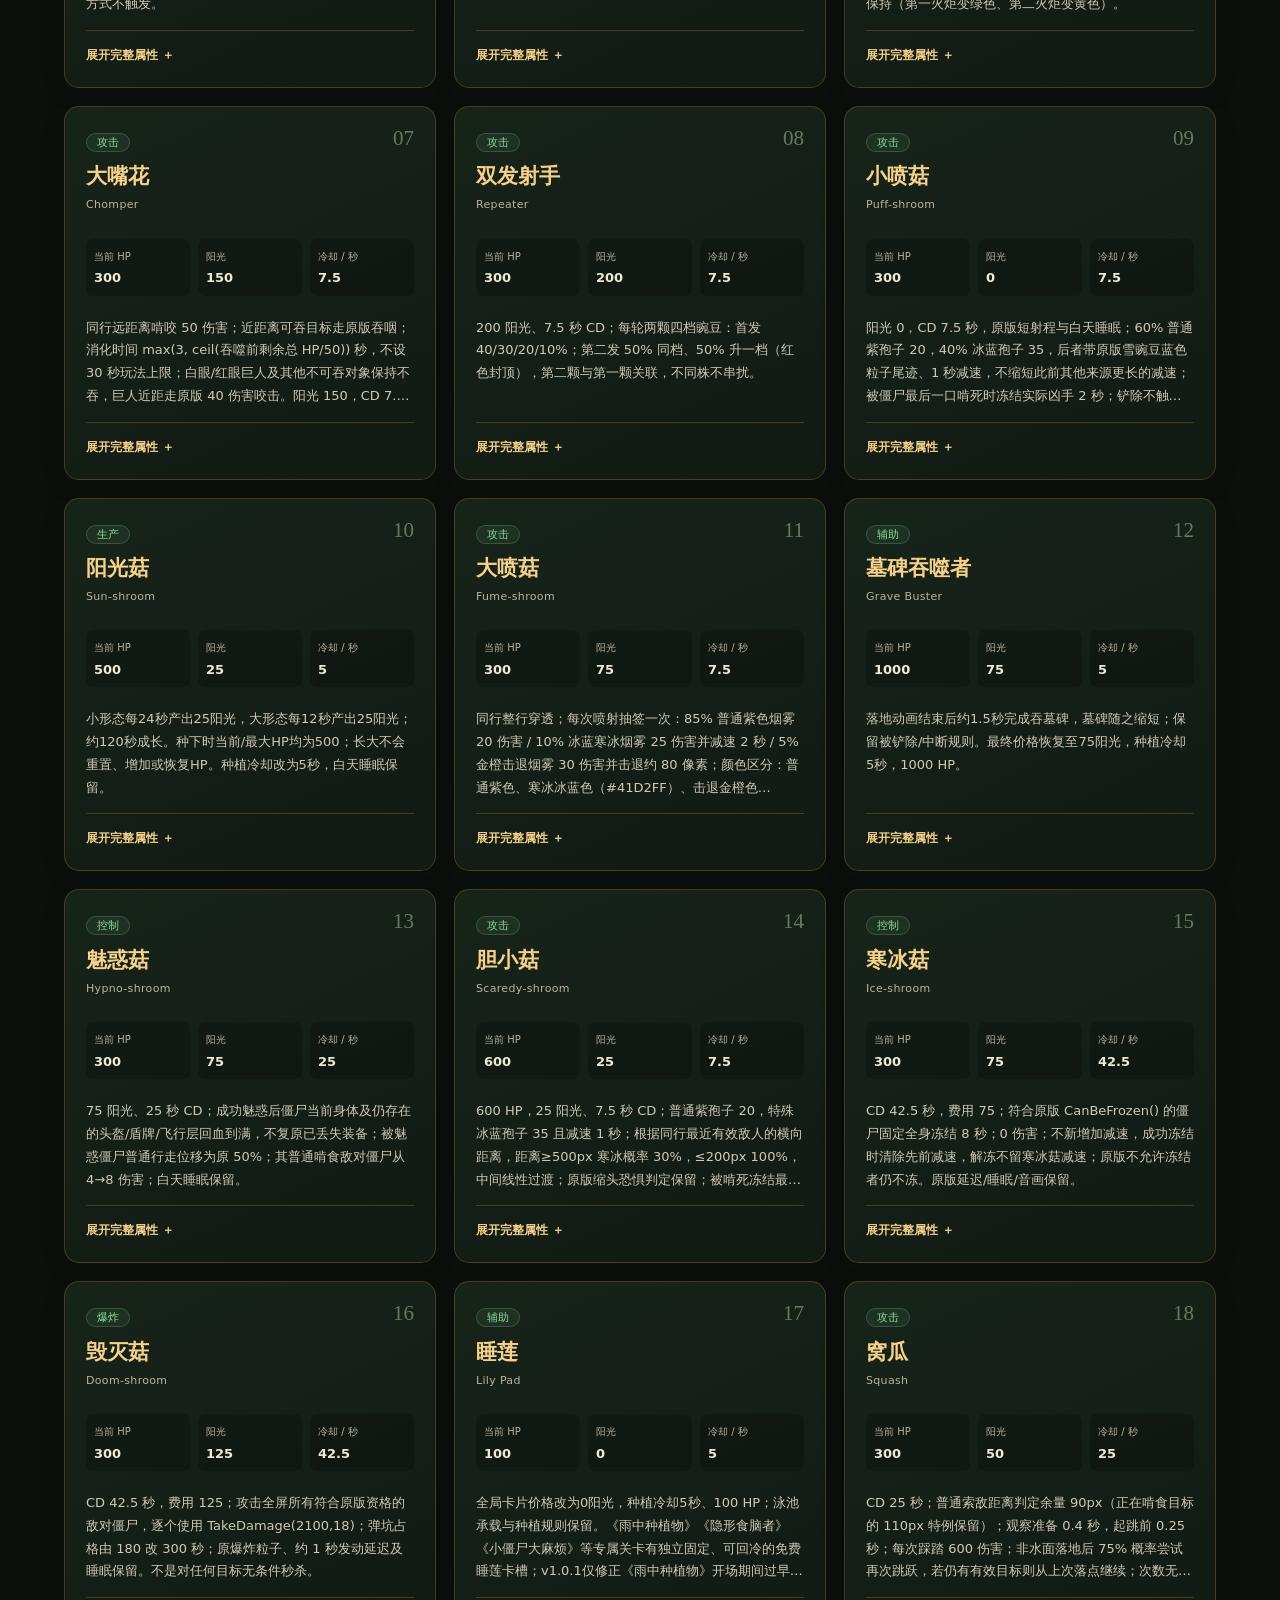
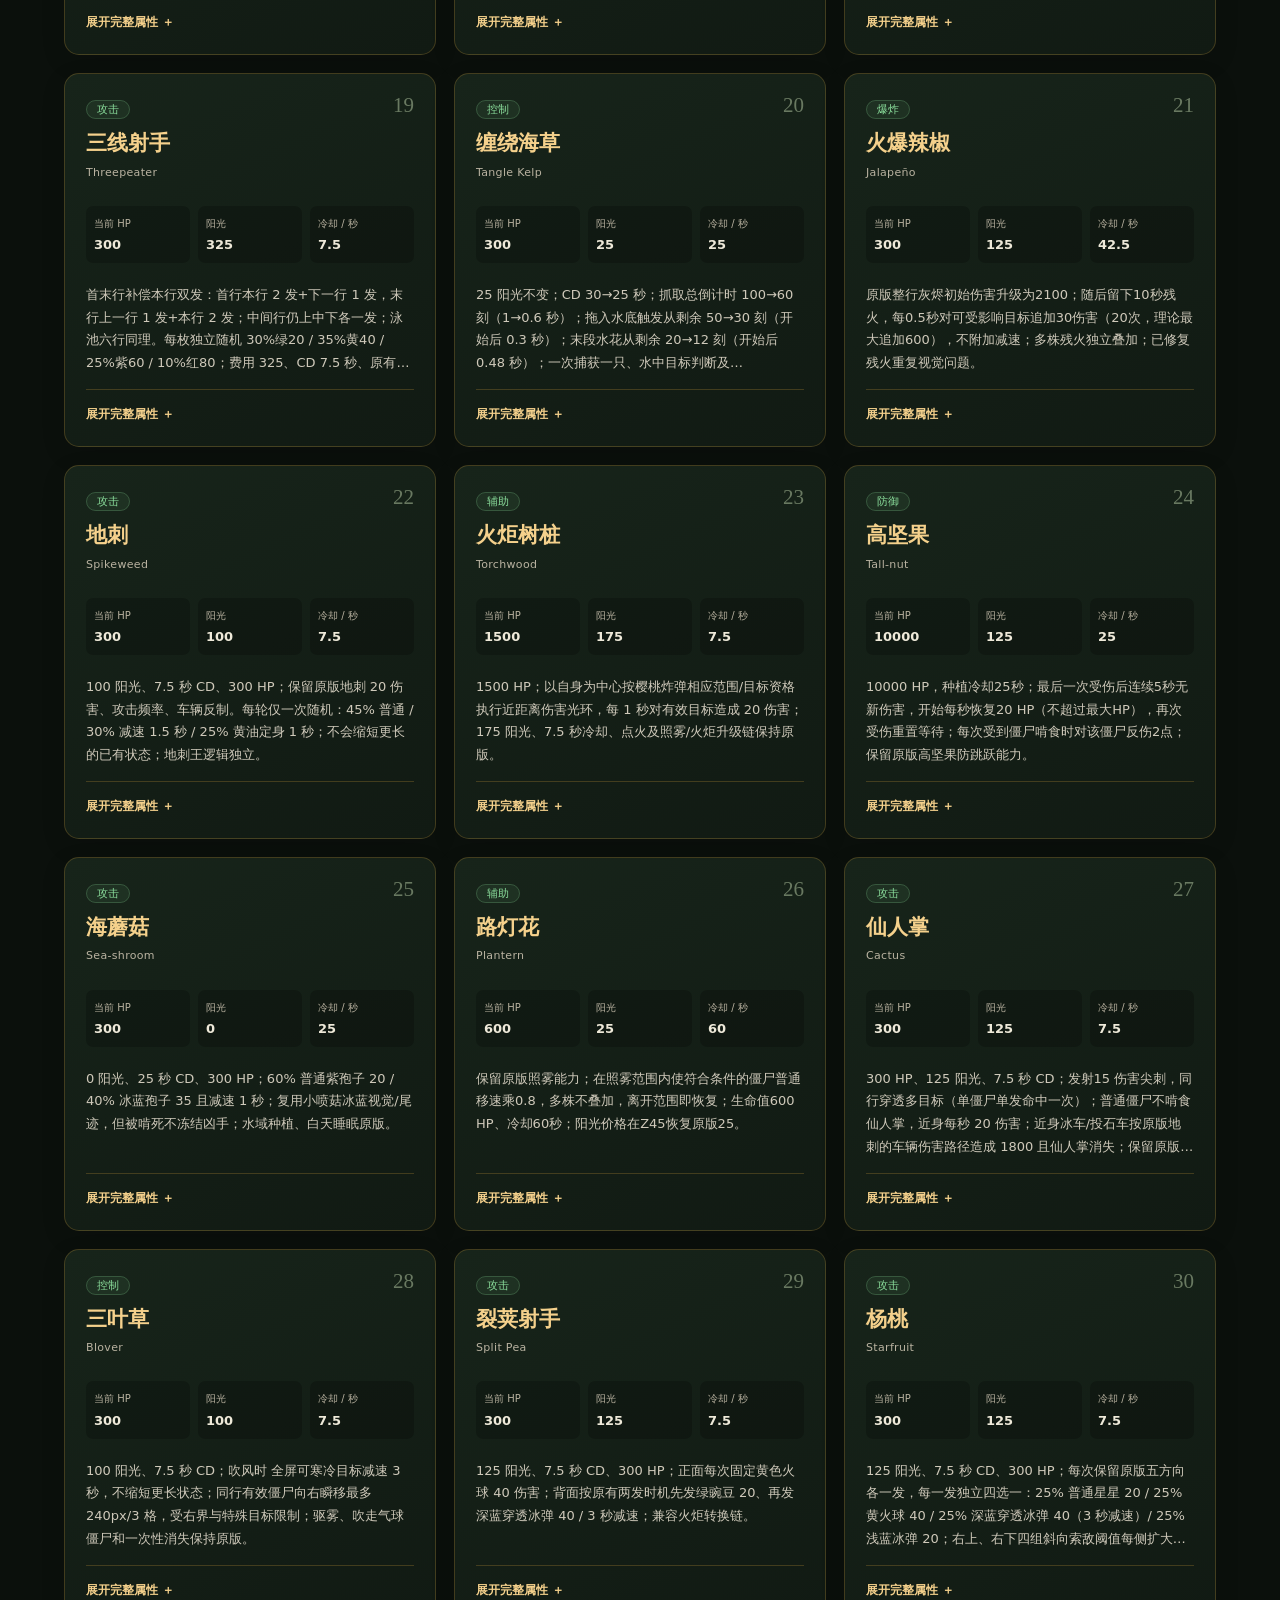
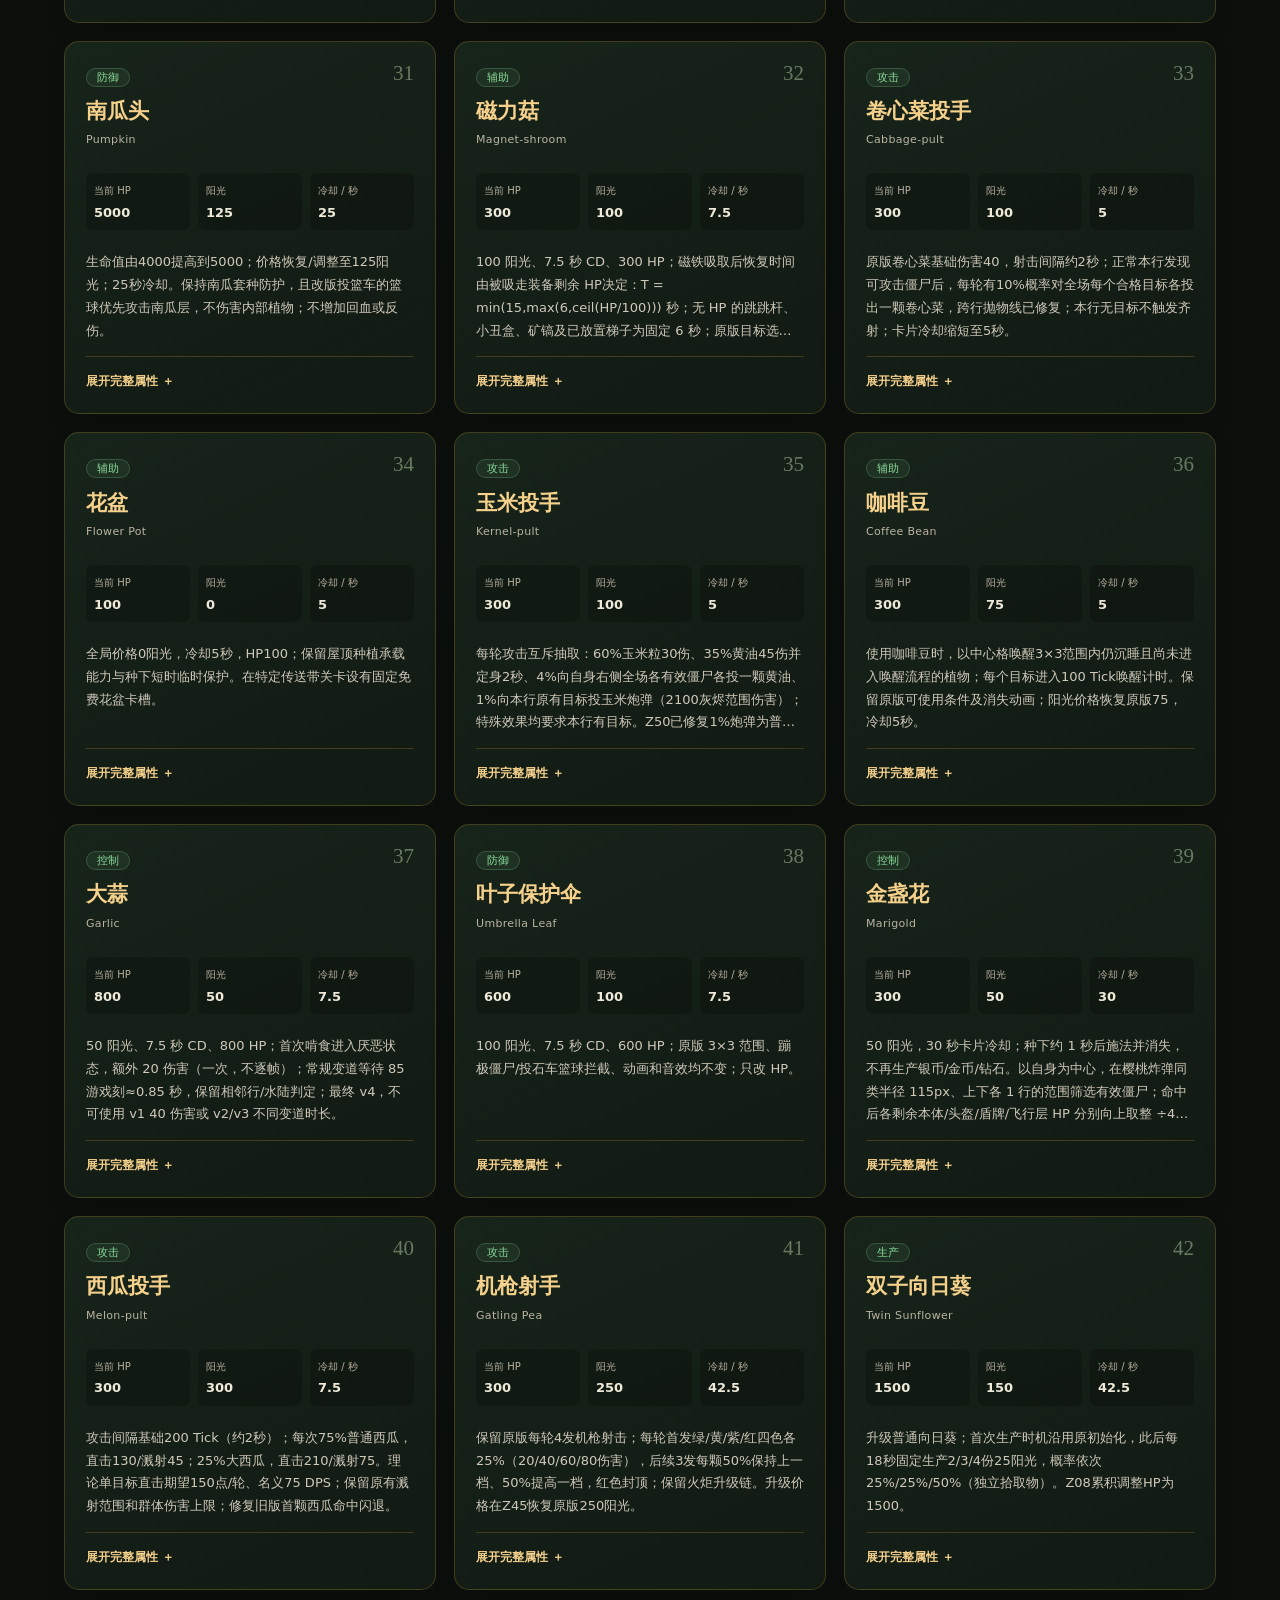
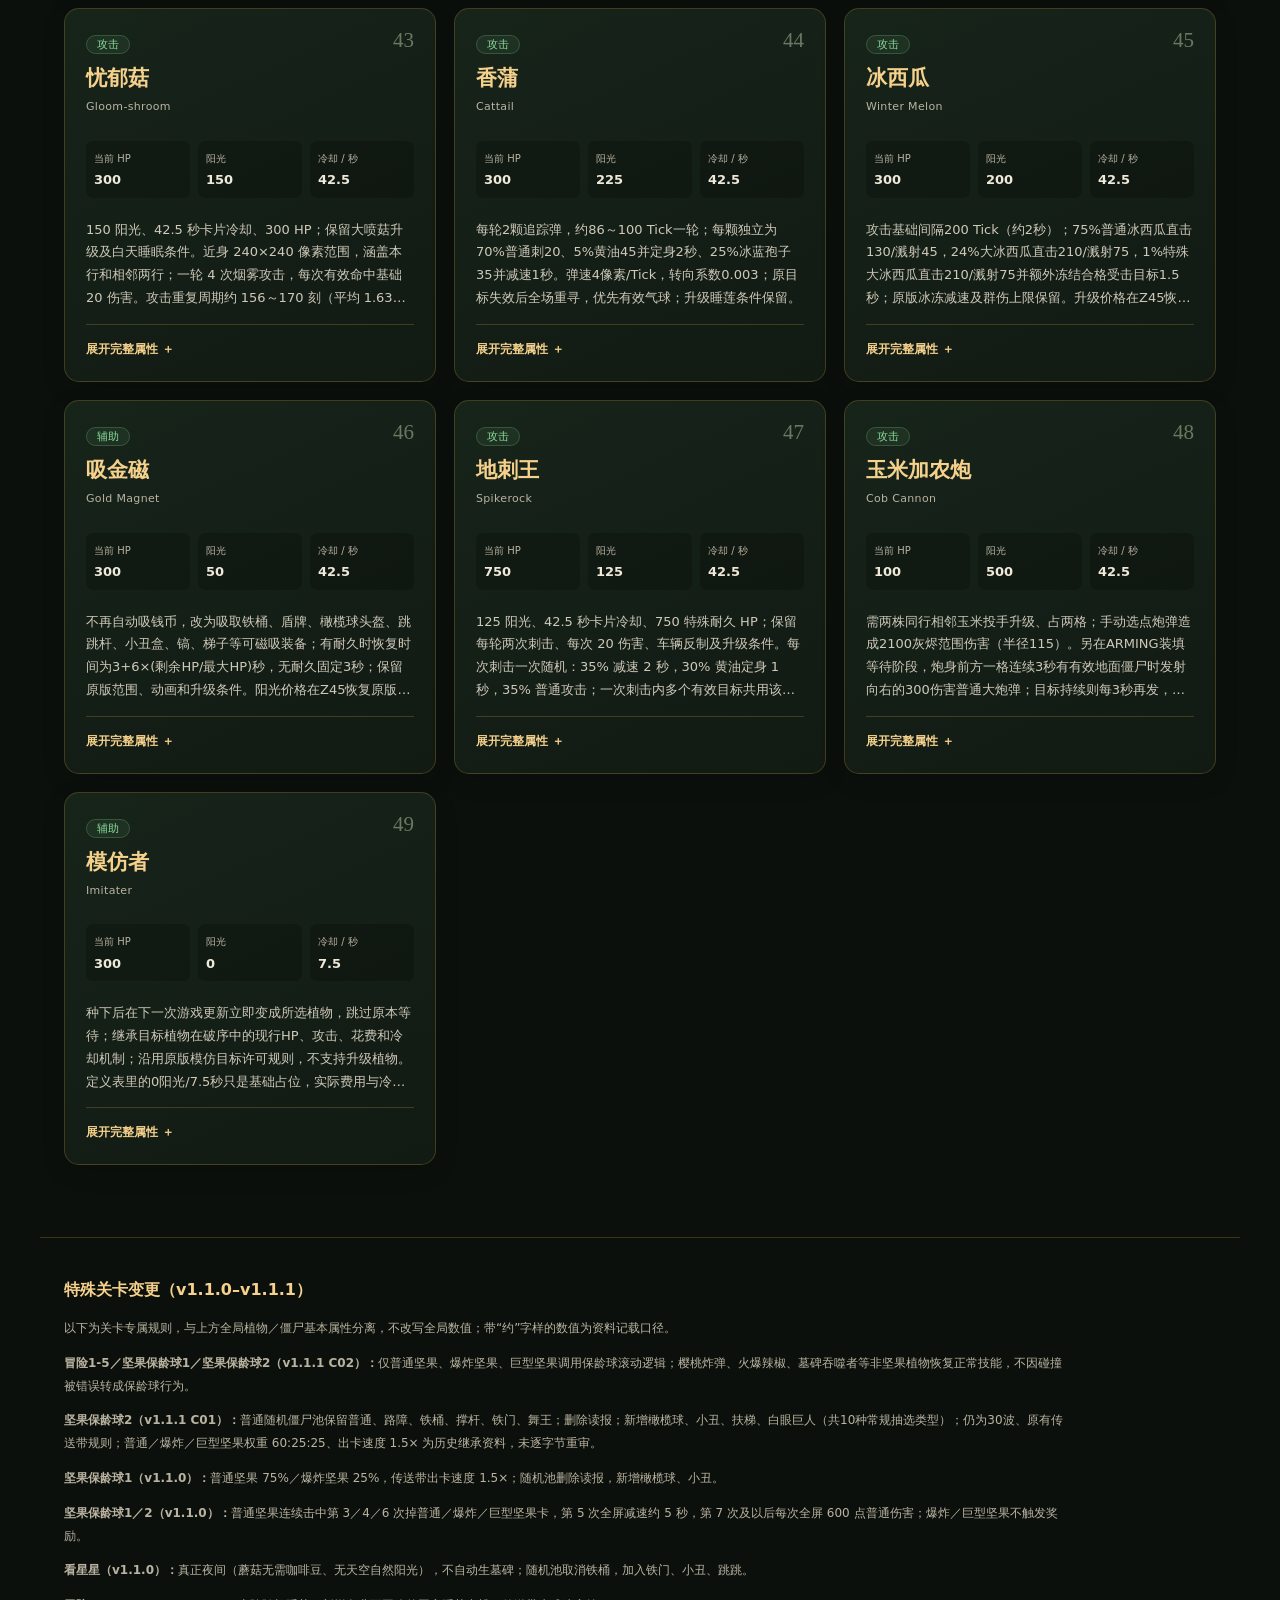
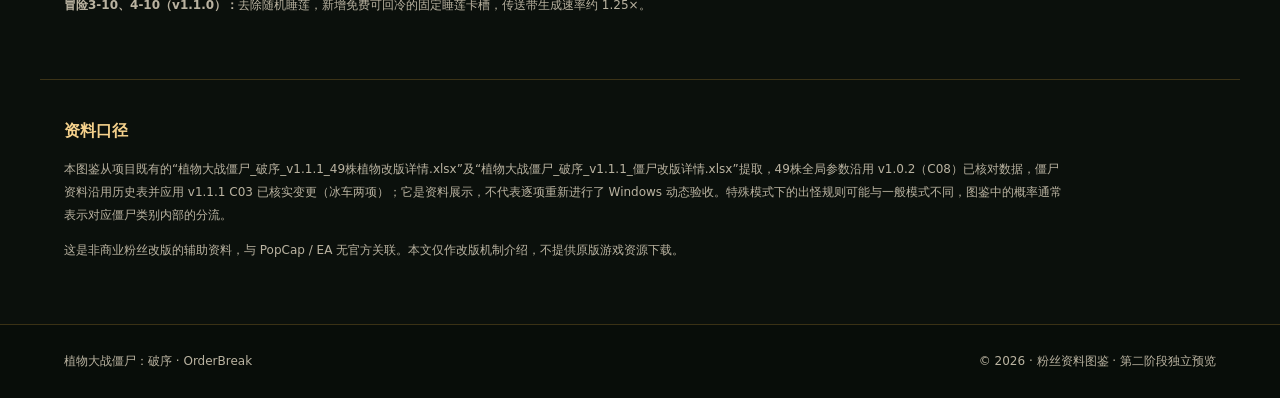
<file: codex.html>
<!DOCTYPE html>
<html lang="zh-CN" class="no-js">
<head>
<meta charset="utf-8">
<meta name="viewport" content="width=device-width, initial-scale=1">
<meta name="description" content="《植物大战僵尸：破序》v1.1.1 改版图鉴：49株植物与35类僵尸的75种形态，支持属性搜索、分类筛选和精英切换。">
<meta name="theme-color" content="#0b100c">
<title>改版图鉴 · 植物大战僵尸：破序 | OrderBreak</title>
<link rel="stylesheet" href="assets/codex.css">
<noscript><style>.js-only{display:none!important}.no-js-note{display:block!important}</style></noscript>
</head>
<body>
<header class="site-header">
  <div class="header-inner">
    <a class="brand" href="https://qffy715.github.io/PVZ-OB/" aria-label="返回《植物大战僵尸：破序》官网">
      <span class="brand-icon" aria-hidden="true">❖</span>
      <span><b>破序</b><small>ORDERBREAK · CODEX</small></span>
    </a>
    <div class="head-right"><span class="tag version">v1.1.1</span><a class="back-link" href="https://qffy715.github.io/PVZ-OB/">← 返回官网</a></div>
  </div>
</header>
<main id="main">
  <section class="intro" aria-labelledby="pageTitle">
    <div class="intro-pattern" aria-hidden="true"></div>
    <div class="wrap intro-content">
      <div class="eyebrow">THE ORDERBREAK ARCHIVES / 破序资料库</div>
      <h1 id="pageTitle">植物与僵尸<span>改版图鉴</span></h1>
      <p class="lede">从植物技能改造到精英僵尸分流，查看《破序》当前版本已经整理的机制、数值和特殊能力。<strong>原始资料中的“待核对”项会原样保留。</strong></p>
      <div class="stats" aria-label="图鉴收录规模">
        <div class="stat"><strong>49</strong><span>株植物</span></div>
        <div class="stat"><strong>35</strong><span>类僵尸</span></div>
        <div class="stat"><strong>75</strong><span>条形态记录</span></div>
      </div>
    </div>
  </section>
  <section class="library wrap" aria-labelledby="libraryTitle">
    <div class="library-top">
      <div><span class="section-eyebrow">EXPLORE THE CODEX</span><h2 id="libraryTitle">图鉴目录</h2></div>
      <p class="catalog-note">以 v1.1.1 数据档案为准<br>49株全局参数沿用 v1.0.2（C08）已核对数据；僵尸资料沿用历史表并更新正式 C03<br>部分未核实条目保留待核对</p>
    </div>
    <div class="filters js-only">
      <div class="tabs" role="tablist" aria-label="选择图鉴类型">
        <button type="button" id="tabPlants" class="tab active" role="tab" aria-selected="true" aria-controls="catalog" data-tab="plants">🌱 植物图鉴 <span>49</span></button>
        <button type="button" id="tabZombies" class="tab" role="tab" aria-selected="false" aria-controls="catalog" data-tab="zombies">☠ 僵尸图鉴 <span>35类 / 75形态</span></button>
      </div>
      <div class="filter-line">
        <div class="search-box"><label for="search">搜索名称 / 机制 / 技能</label><div class="search-wrap"><span aria-hidden="true">⌕</span><input id="search" type="search" autocomplete="off" spellcheck="false" placeholder="例如：玉米投手、铁锁、瞬移、黄油……"></div></div>
        <div class="select-box"><label for="category">分类筛选</label><select id="category"></select></div>
        <button type="button" id="reset" class="reset">重置筛选</button>
      </div>
    </div>
    <div class="results-bar" aria-live="polite" aria-atomic="true"><span id="resultCount">正在载入图鉴数据…</span><span class="result-hint">点击僵尸形态标签可以切换精英数据</span></div>
    <div id="catalog" class="catalog" aria-live="off"></div>
    <div id="empty" class="empty" hidden><b>没有找到符合条件的记录</b><p>试试更短的关键词，或重置搜索和分类条件。</p><button type="button" id="emptyReset">清除条件</button></div>
    <div class="no-js-note" style="display:none">
      <b>此交互图鉴需要 JavaScript 才能使用搜索和形态切换。</b>
      <p>你仍可访问上方《破序》官网；原始数值资料保留在项目的 Excel 归档中。</p>
    </div>
  </section>
  <section class="disclaimer wrap" aria-labelledby="levelTitle"><h2 id="levelTitle">特殊关卡变更（v1.1.0–v1.1.1）</h2>
    <p>以下为关卡专属规则，与上方全局植物／僵尸基本属性分离，不改写全局数值；带“约”字样的数值为资料记载口径。</p>
    <p><b>冒险1-5／坚果保龄球1／坚果保龄球2（v1.1.1 C02）：</b>仅普通坚果、爆炸坚果、巨型坚果调用保龄球滚动逻辑；樱桃炸弹、火爆辣椒、墓碑吞噬者等非坚果植物恢复正常技能，不因碰撞被错误转成保龄球行为。</p>
    <p><b>坚果保龄球2（v1.1.1 C01）：</b>普通随机僵尸池保留普通、路障、铁桶、撑杆、铁门、舞王；删除读报；新增橄榄球、小丑、扶梯、白眼巨人（共10种常规抽选类型）；仍为30波、原有传送带规则；普通／爆炸／巨型坚果权重 60:25:25、出卡速度 1.5× 为历史继承资料，未逐字节重审。</p>
    <p><b>坚果保龄球1（v1.1.0）：</b>普通坚果 75%／爆炸坚果 25%，传送带出卡速度 1.5×；随机池删除读报，新增橄榄球、小丑。</p>
    <p><b>坚果保龄球1／2（v1.1.0）：</b>普通坚果连续击中第 3／4／6 次掉普通／爆炸／巨型坚果卡，第 5 次全屏减速约 5 秒，第 7 次及以后每次全屏 600 点普通伤害；爆炸／巨型坚果不触发奖励。</p>
    <p><b>看星星（v1.1.0）：</b>真正夜间（蘑菇无需咖啡豆、无天空自然阳光），不自动生墓碑；随机池取消铁桶，加入铁门、小丑、跳跳。</p>
    <p><b>冒险3-10、4-10（v1.1.0）：</b>去除随机睡莲，新增免费可回冷的固定睡莲卡槽，传送带生成速率约 1.25×。</p>
  </section>
  <section class="disclaimer wrap" aria-labelledby="scopeTitle"><h2 id="scopeTitle">资料口径</h2>
    <p>本图鉴从项目既有的“植物大战僵尸_破序_v1.1.1_49株植物改版详情.xlsx”及“植物大战僵尸_破序_v1.1.1_僵尸改版详情.xlsx”提取，49株全局参数沿用 v1.0.2（C08）已核对数据，僵尸资料沿用历史表并应用 v1.1.1 C03 已核实变更（冰车两项）；它是资料展示，不代表逐项重新进行了 Windows 动态验收。特殊模式下的出怪规则可能与一般模式不同，图鉴中的概率通常表示对应僵尸类别内部的分流。</p>
    <p>这是非商业粉丝改版的辅助资料，与 PopCap / EA 无官方关联。本文仅作改版机制介绍，不提供原版游戏资源下载。</p>
  </section>
</main>
<footer class="footer"><div class="wrap">植物大战僵尸：破序 · OrderBreak <span>© 2026 · 粉丝资料图鉴 · 第二阶段独立预览</span></div></footer>
<script>document.documentElement.classList.remove('no-js');</script>
<script src="assets/codex-data.js" defer></script>
<script src="assets/codex.js" defer></script>
</body>
</html>
</file>
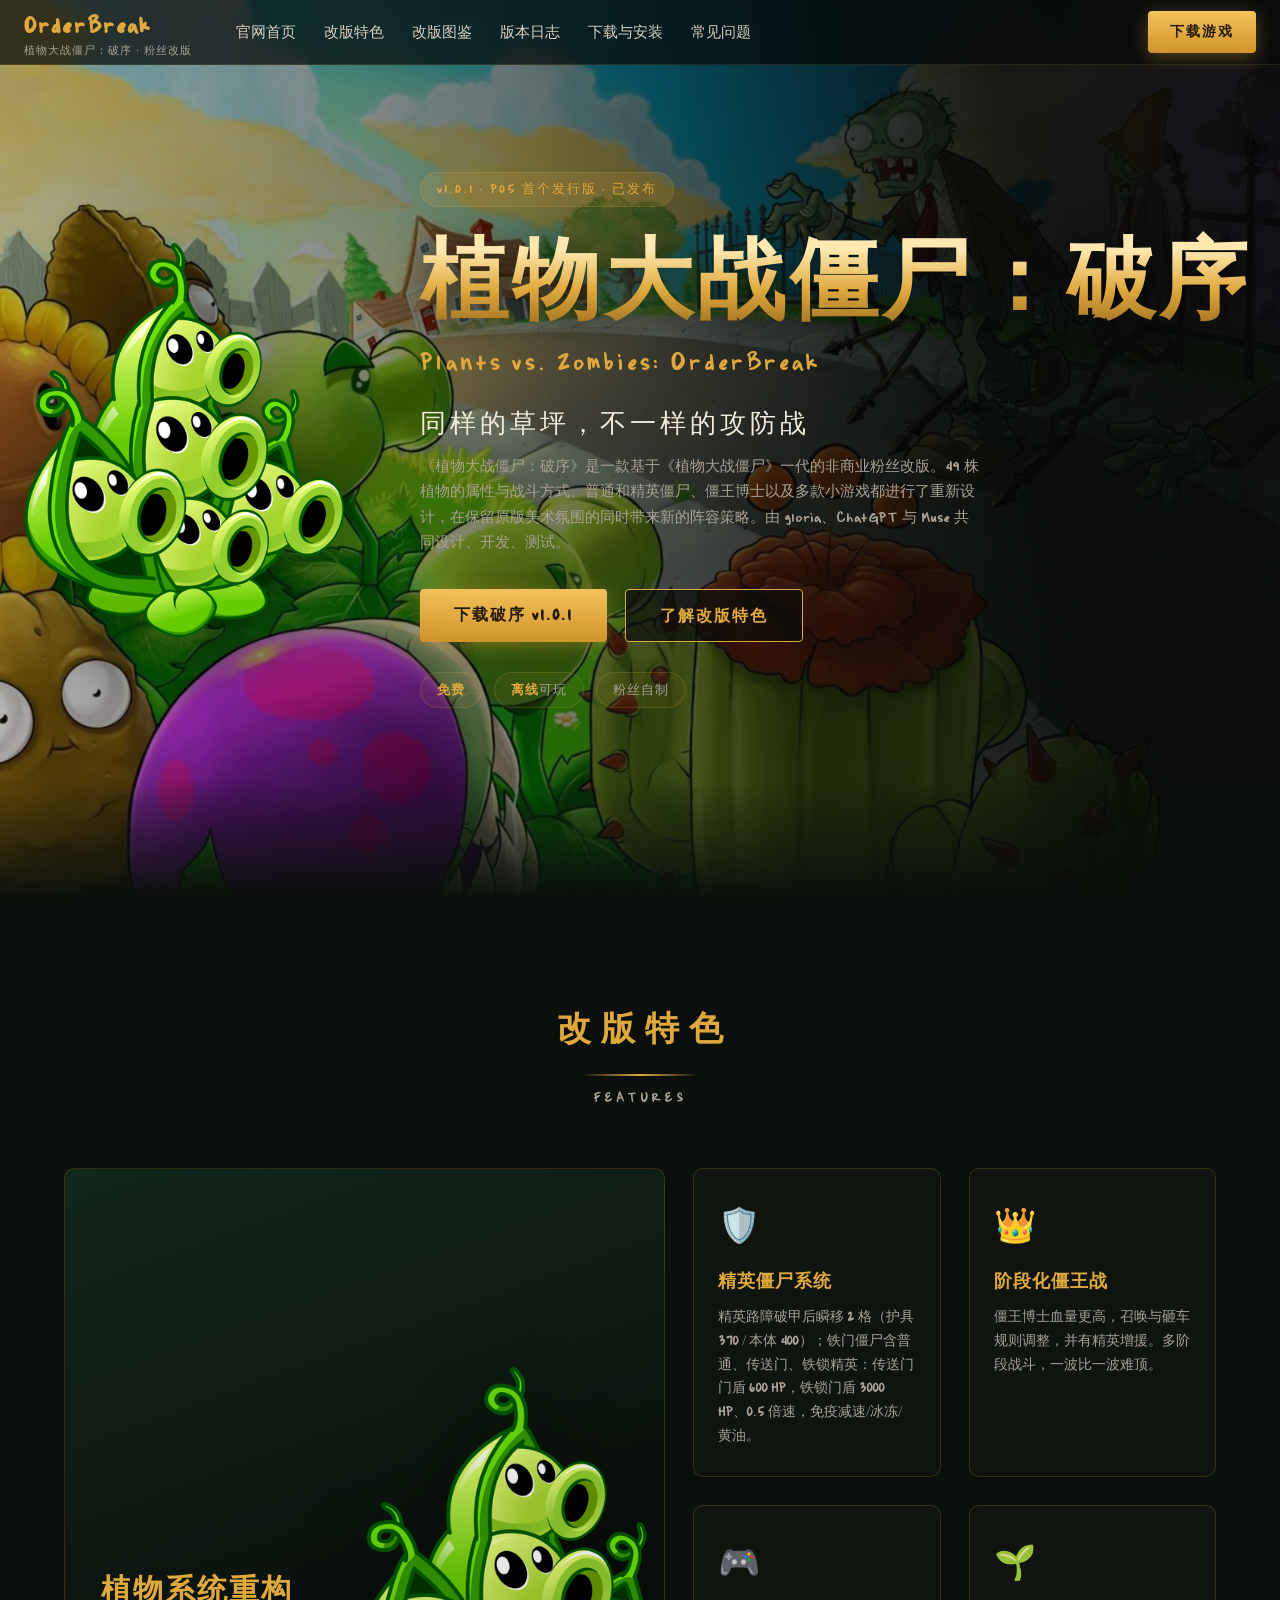
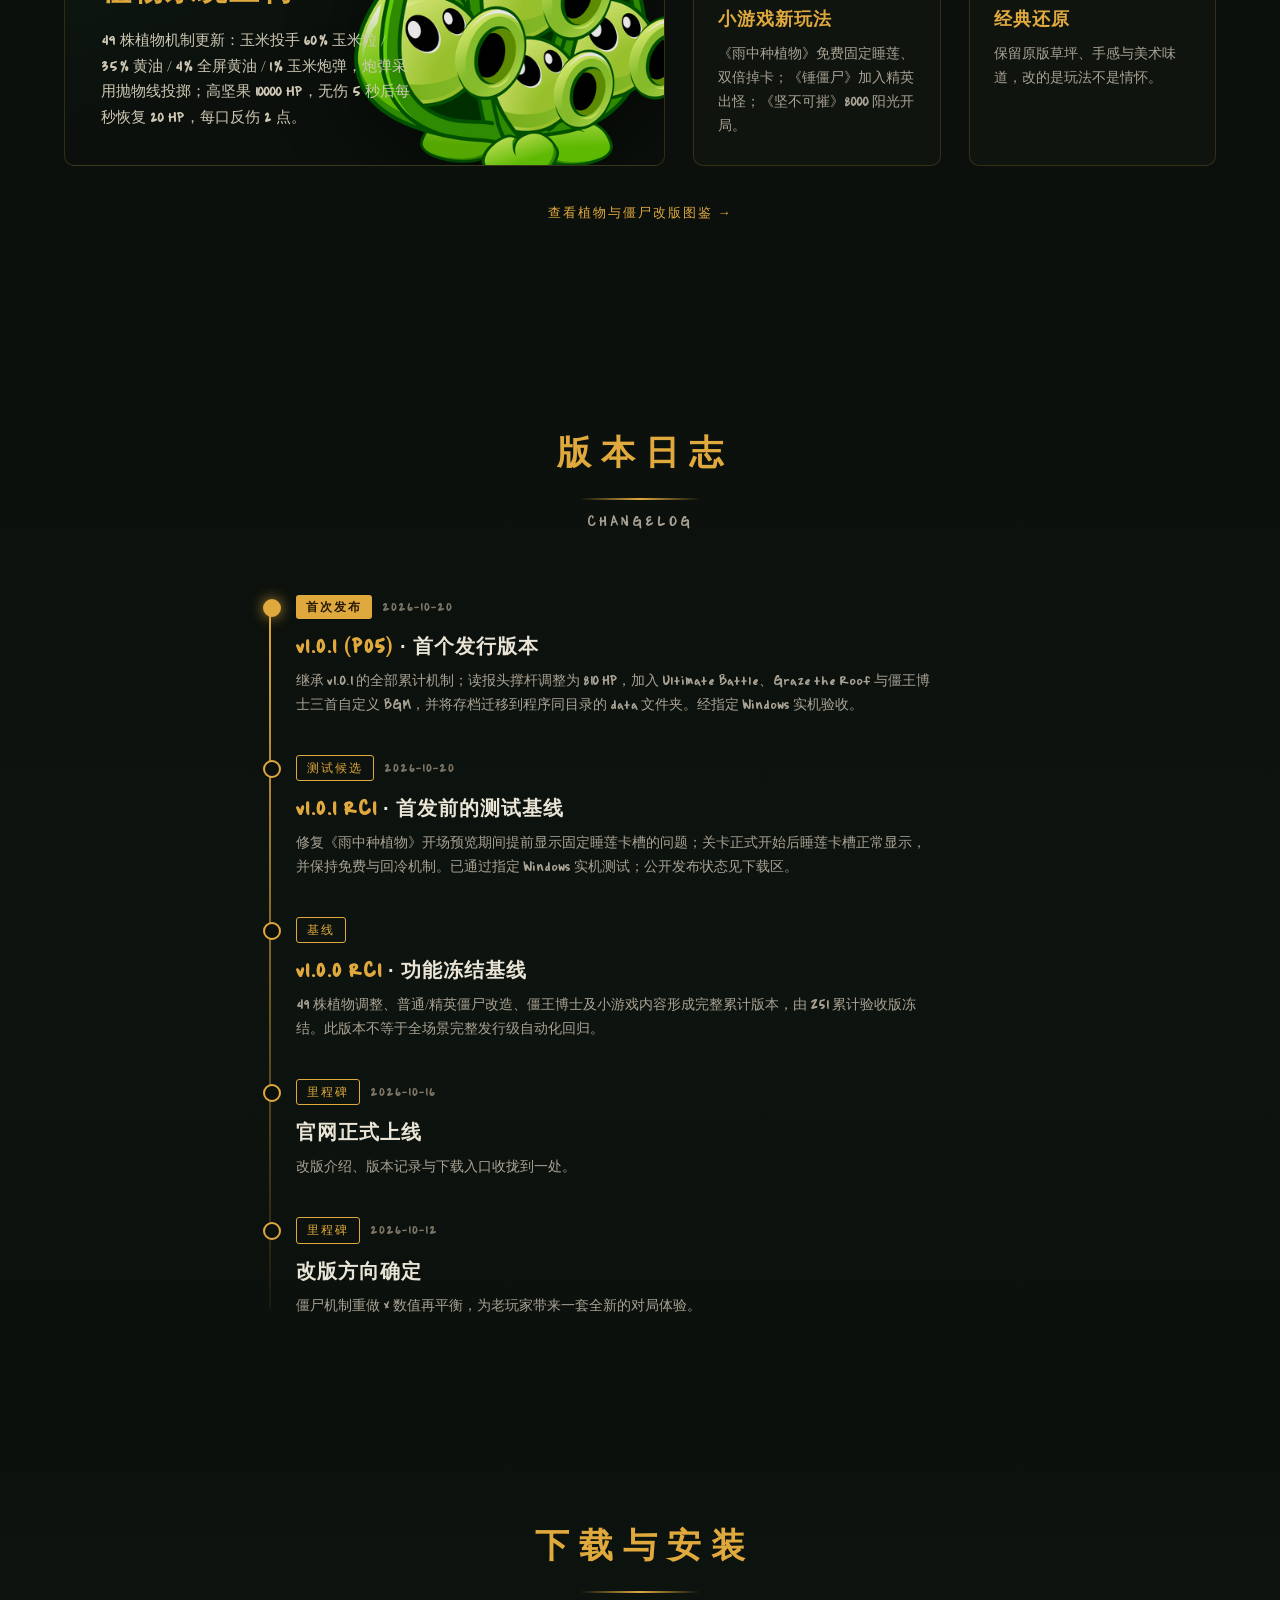
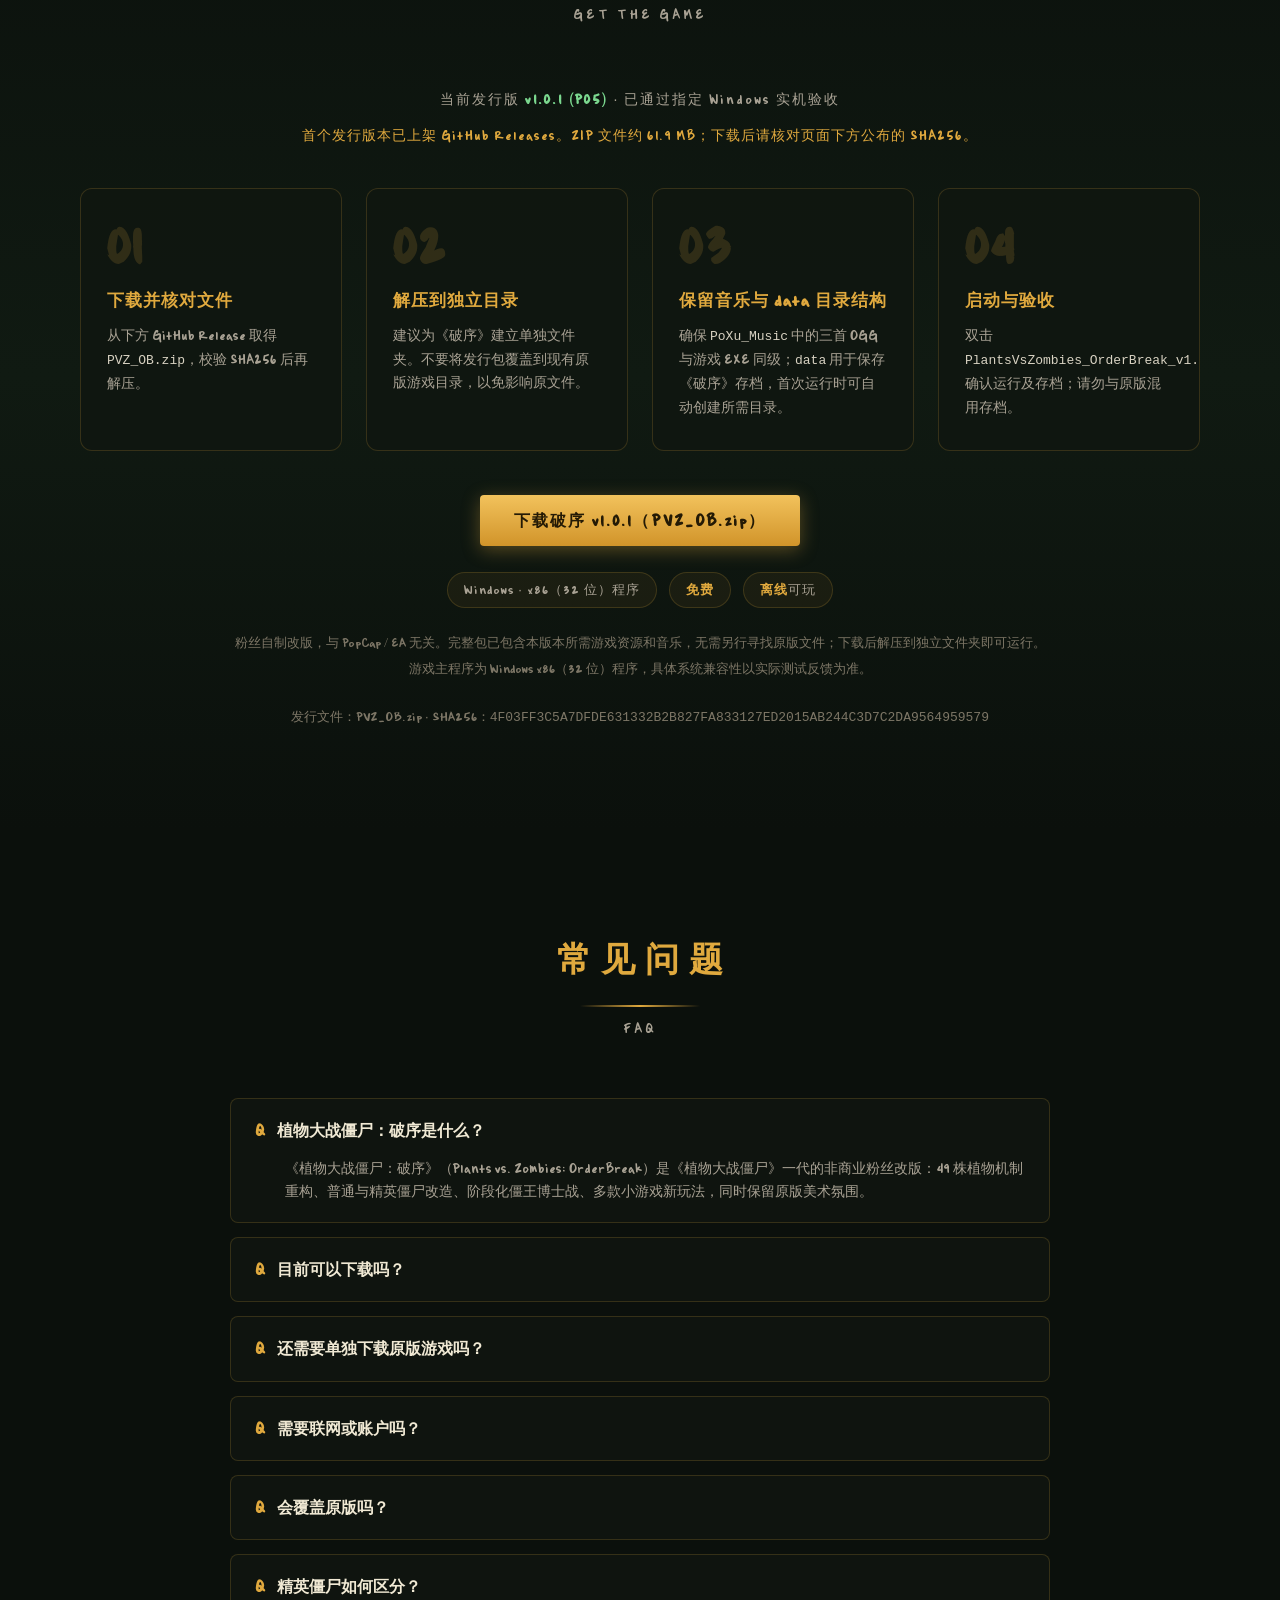
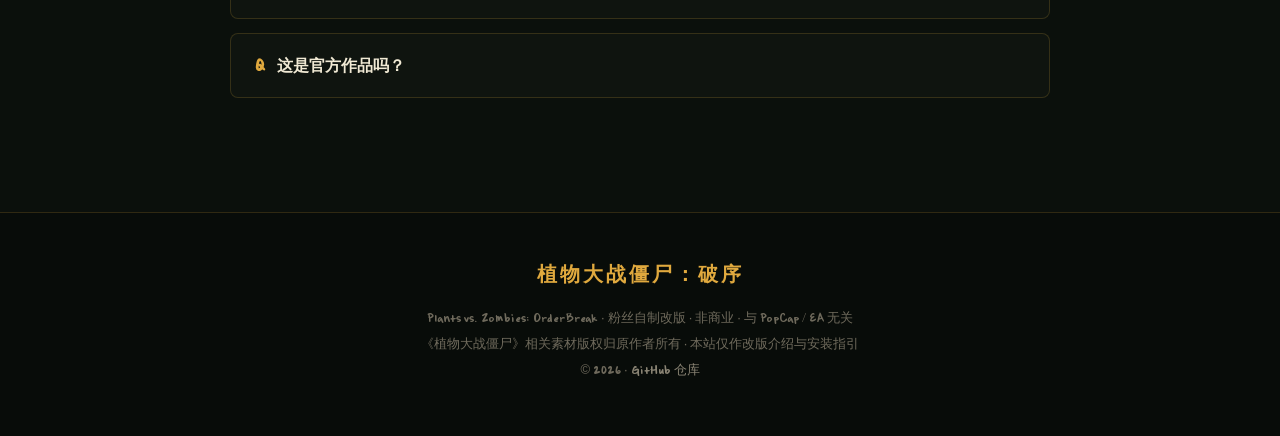
<file: index.release-ready.html>
<!DOCTYPE html>
<html lang="zh-CN" class="no-js">
<head>
<meta charset="UTF-8">
<meta name="viewport" content="width=device-width, initial-scale=1.0">
<title>植物大战僵尸：破序 | OrderBreak · 粉丝改版</title>
<meta name="description" content="《植物大战僵尸：破序》(Plants vs. Zombies: OrderBreak)——基于《植物大战僵尸》一代的非商业粉丝改版：49 株植物机制重构、精英僵尸系统、阶段化僵王战与小游戏新玩法。v1.0.1（P05）已通过指定 Windows 实机验收，正式发布。">
<meta property="og:type" content="website">
<meta property="og:title" content="植物大战僵尸：破序 | OrderBreak · 粉丝改版">
<meta property="og:description" content="《植物大战僵尸：破序》(Plants vs. Zombies: OrderBreak)——基于《植物大战僵尸》一代的非商业粉丝改版：49 株植物机制重构、精英僵尸系统、阶段化僵王战与小游戏新玩法。v1.0.1（P05）已通过指定 Windows 实机验收，正式发布。">
<meta property="og:url" content="https://qffy715.github.io/PVZ-OB/">
<style>
@font-face{
font-family:'Briannes Hand';
src:url('briannes-hand.woff2') format('woff2');
font-display:swap;
unicode-range:U+0000-00FF;
}
:root{
--gold:#e0a93e; --gold-deep:#b57f24; --gold-soft:rgba(224,169,62,.14);
--bg:#0b100c; --panel:rgba(16,22,17,.82); --line:rgba(224,169,62,.18);
--text:#e9e4d6; --muted:#a9a294; --green:#7bd88f;
}
*{margin:0;padding:0;box-sizing:border-box}
html{scroll-behavior:smooth}
body{background:var(--bg);color:var(--text);
font-family:'Briannes Hand',-apple-system,BlinkMacSystemFont,"Segoe UI","PingFang SC","Hiragino Sans GB","Microsoft YaHei",sans-serif;
line-height:1.7}
a{color:inherit;text-decoration:none}
a:focus-visible,button:focus-visible,summary:focus-visible{outline:2px solid var(--gold);outline-offset:3px;border-radius:4px}
.wrap{max-width:1200px;margin:0 auto;padding:0 24px}
section[id],header[id]{scroll-margin-top:76px}
nav{position:fixed;top:0;left:0;right:0;z-index:50;
background:rgba(8,11,9,.72);backdrop-filter:blur(10px);
border-bottom:1px solid rgba(224,169,62,.14)}
.nav-inner{max-width:1280px;margin:0 auto;padding:0 24px;height:64px;
display:flex;align-items:center;gap:36px;position:relative}
.logo{font-size:22px;font-weight:900;letter-spacing:2px;color:var(--gold);white-space:nowrap}
.logo small{font-size:11px;color:var(--muted);letter-spacing:1px;display:block;font-weight:400;line-height:1.2}
.nav-links{display:flex;gap:28px;margin-left:8px}
.nav-links a{font-size:15px;color:#d8d2c2;position:relative;padding:4px 0}
.nav-links a:hover{color:var(--gold)}
.nav-links a:hover::after{content:"";position:absolute;left:0;right:0;bottom:-2px;height:2px;background:var(--gold)}
.nav-toggle{display:none}
.nav-cta{margin-left:auto}
.btn{display:inline-block;padding:12px 34px;border-radius:4px;font-size:16px;font-weight:700;
letter-spacing:2px;transition:transform.15s, box-shadow.15s;cursor:pointer;border:0}
.btn-gold{background:linear-gradient(180deg,#f2c25c,#d1942a);color:#241a05;
box-shadow:0 4px 18px rgba(224,169,62,.35)}
.btn-gold:hover{transform:translateY(-2px);box-shadow:0 8px 26px rgba(224,169,62,.5)}
.btn-dark{background:rgba(10,14,11,.7);color:var(--gold);border:1px solid var(--gold)}
.btn-dark:hover{background:rgba(224,169,62,.12)}
.btn-sm{padding:9px 22px;font-size:14px}
.hero{position:relative;min-height:100vh;display:flex;align-items:center;overflow:hidden;
background:url('pvz-bg.jpg') center 20%/cover no-repeat}
.hero::before{content:"";position:absolute;inset:0;
background:linear-gradient(260deg, rgba(6,9,7,.93) 20%, rgba(6,9,7,.55) 55%, rgba(6,9,7,.25) 100%)}
.hero::after{content:"";position:absolute;left:0;right:0;bottom:0;height:120px;
background:linear-gradient(180deg,transparent,var(--bg))}
.hero-inner{position:relative;z-index:2;width:100%;max-width:1280px;margin:0 auto;
padding:120px 24px 140px;display:flex;align-items:center;gap:40px}
.hero-text{flex:1;min-width:0;margin-left:36px}
.ver-badge{display:inline-block;font-size:13px;letter-spacing:2px;color:var(--gold);
border:1px solid var(--line);background:var(--gold-soft);padding:6px 16px;border-radius:20px;margin-bottom:22px;line-height:1.6}
.hero h1{font-size:clamp(30px,8.8vw,88px);font-weight:900;letter-spacing:.05em;line-height:1.15;
background:linear-gradient(180deg,#ffe9b0 20%,var(--gold) 60%,#9c6d1e);
-webkit-background-clip:text;background-clip:text;color:transparent;
filter:drop-shadow(0 4px 18px rgba(0,0,0,.6))}
.hero .en-sub{font-size:clamp(16px,2.4vw,24px);color:var(--gold);letter-spacing:3px;margin-top:12px}
.hero .slogan{font-size:clamp(18px,2.6vw,26px);color:#f2ecdc;margin:18px 0 8px;letter-spacing:4px}
.hero .desc{color:var(--muted);font-size:15px;max-width:560px;margin-bottom:34px}
.hero-btns{display:flex;gap:18px;flex-wrap:wrap}
.hero-art{flex:0 0 auto;display:flex;justify-content:center}
.hero-art img{width:min(320px,58vw);height:auto;filter:drop-shadow(0 24px 50px rgba(0,0,0,.55));
animation:float 5s ease-in-out infinite}
@keyframes float{50%{transform:translateY(-14px)}}
.chips{display:flex;gap:12px;justify-content:center;flex-wrap:wrap}
.chip{font-size:13px;color:var(--muted);letter-spacing:1px;border:1px solid var(--line);
padding:6px 16px;border-radius:20px;background:rgba(224,169,62,.06)}
.chip b{color:var(--gold);font-weight:600}
.hero .chips{justify-content:flex-start;margin-top:30px}
section{padding:100px 0;position:relative}
.sec-title{text-align:center;margin-bottom:58px}
.sec-title h2{font-size:34px;letter-spacing:10px;color:var(--gold);font-weight:800;text-indent:10px}
.sec-title p{color:var(--muted);font-size:14px;letter-spacing:3px;margin-top:10px}
.sec-title .rule{width:120px;height:2px;background:linear-gradient(90deg,transparent,var(--gold),transparent);margin:16px auto 0}
.feat-grid{display:grid;grid-template-columns:1.15fr 1fr;gap:28px}
.feat-main{position:relative;border-radius:10px;overflow:hidden;border:1px solid var(--line);
min-height:460px;display:flex;align-items:flex-end;
background:linear-gradient(160deg,#12261a,#0b100c 70%)}
.feat-main img{position:absolute;right:-30px;bottom:-20px;width:340px;height:auto;opacity:.9;
filter:drop-shadow(0 18px 40px rgba(0,0,0,.5))}
.feat-main-body{position:relative;z-index:2;padding:36px;max-width:64%}
.feat-main-body h3{font-size:30px;color:var(--gold);margin-bottom:12px;letter-spacing:2px}
.feat-main-body p{color:#cfc8b4;font-size:15px}
.feat-cards{display:grid;grid-template-columns:1fr 1fr;gap:28px}
.feat-card{background:var(--panel);border:1px solid var(--line);border-radius:10px;padding:28px 24px;
transition:transform.2s, border-color.2s, box-shadow.2s}
.feat-card:hover{transform:translateY(-6px);border-color:rgba(224,169,62,.55);
box-shadow:0 14px 34px rgba(0,0,0,.45),0 0 0 1px rgba(224,169,62,.12)}
.feat-card .icon{font-size:34px;margin-bottom:12px}
.feat-card h4{font-size:18px;color:var(--gold);margin-bottom:8px;letter-spacing:1px}
.feat-card p{font-size:14px;color:var(--muted)}
.codex-note{text-align:center;color:#7d7666;font-size:13px;letter-spacing:2px;margin-top:36px}
#changelog{background:linear-gradient(180deg,var(--bg),#0d130e 60%,var(--bg))}
.timeline{position:relative;max-width:760px;margin:0 auto;padding-left:36px}
.timeline::before{content:"";position:absolute;left:9px;top:8px;bottom:8px;width:2px;
background:linear-gradient(180deg,var(--gold),rgba(224,169,62,.06))}
.tl-item{position:relative;padding:0 0 36px}
.tl-item:last-child{padding-bottom:0}
.tl-item::before{content:"";position:absolute;left:-33px;top:7px;width:14px;height:14px;border-radius:50%;
background:var(--bg);border:2px solid var(--gold)}
.tl-item.now::before{background:var(--gold);box-shadow:0 0 14px rgba(224,169,62,.8)}
.tl-tag{display:inline-block;font-size:12px;letter-spacing:2px;color:var(--gold);
border:1px solid var(--gold);border-radius:3px;padding:2px 10px;margin-right:10px}
.tl-tag.hot{background:var(--gold);color:#241a05;font-weight:700;border:0}
.tl-item h3{font-size:20px;margin:10px 0 6px;letter-spacing:1px}
.tl-item h3 .v{color:var(--gold)}
.tl-item p{color:var(--muted);font-size:14px;max-width:640px}
.tl-item time{color:#7d7666;font-size:13px;letter-spacing:1px}
#download{background:linear-gradient(180deg,var(--bg),#101a12 55%,var(--bg));text-align:center}
#download .dl-ver{display:inline-block;margin:0 0 12px;color:var(--muted);font-size:14px;letter-spacing:2px;line-height:1.8}
#download .dl-ver b{color:var(--green)}
.dl-status{color:var(--gold);font-size:14px;letter-spacing:1px;margin:0 0 40px}
.steps{display:grid;grid-template-columns:repeat(4,1fr);gap:24px;max-width:1120px;margin:0 auto 44px;text-align:left}
.step{background:var(--panel);border:1px solid var(--line);border-radius:12px;padding:30px 26px;
position:relative;overflow:hidden;transition:transform.2s, border-color.2s, box-shadow.2s}
.step:hover{transform:translateY(-6px);border-color:rgba(224,169,62,.55);
box-shadow:0 14px 34px rgba(0,0,0,.45)}
.step .num{font-size:54px;font-weight:900;line-height:1;color:rgba(224,169,62,.16);
letter-spacing:2px;margin-bottom:14px}
.step h4{font-size:17px;color:var(--gold);margin-bottom:8px;letter-spacing:1px}
.step p{font-size:14px;color:var(--muted)}
.step p code{color:#d8d2c2;font-family:Consolas,Menlo,monospace;font-size:13px}
.dl-cta{margin:6px 0 8px}
.dl-note{font-size:13px;color:#7d7666;margin-top:22px;line-height:2}
#download .chips{margin-top:26px}
.faq{max-width:820px;margin:0 auto}
.faq details{background:var(--panel);border:1px solid var(--line);border-radius:8px;
margin-bottom:14px;padding:18px 24px;transition:border-color.2s}
.faq details:hover{border-color:rgba(224,169,62,.4)}
.faq summary{cursor:pointer;font-weight:700;font-size:16px;color:#f0e9d4;list-style:none}
.faq summary::-webkit-details-marker{display:none}
.faq summary::before{content:"Q";color:var(--gold);font-weight:900;margin-right:12px}
.faq details p{margin-top:12px;color:var(--muted);font-size:14px;padding-left:30px}
.faq details p code{color:#d8d2c2;font-family:Consolas,Menlo,monospace;font-size:13px}
footer{border-top:1px solid var(--line);padding:44px 0 54px;text-align:center;background:#080c09}
footer .flogo{font-size:20px;font-weight:900;letter-spacing:3px;color:var(--gold);margin-bottom:14px}
footer p{color:#6f6a5c;font-size:13px;line-height:2}
footer a{color:#8a8474} footer a:hover{color:var(--gold)}
.rv{opacity:0;transform:translateY(26px);transition:opacity .7s ease,transform .7s ease}
.rv.in{opacity:1;transform:none}
.no-js .rv{opacity:1;transform:none}
@media (prefers-reduced-motion:reduce){
html{scroll-behavior:auto}
.rv{opacity:1;transform:none;transition:none}
.hero-art img{animation:none}}
@media(max-width:900px){
.nav-inner{gap:12px}
.nav-links{display:none;position:absolute;top:64px;left:0;right:0;flex-direction:column;gap:0;
margin-left:0;background:rgba(8,11,9,.97);border-bottom:1px solid var(--line);padding:8px 24px 16px}
.nav-links.open{display:flex}
.nav-links a{padding:13px 4px;font-size:16px;border-bottom:1px solid rgba(224,169,62,.08)}
.nav-links a:last-child{border-bottom:0}
.nav-links a:hover::after{display:none}
.nav-toggle{display:inline-flex;flex-direction:column;justify-content:center;align-items:center;gap:5px;
margin-left:auto;width:44px;height:44px;background:none;border:1px solid var(--line);border-radius:6px;cursor:pointer}
.nav-toggle span{display:block;width:20px;height:2px;background:var(--gold);transition:transform .2s,opacity .2s}
.nav-toggle[aria-expanded="true"] span:nth-child(1){transform:translateY(7px) rotate(45deg)}
.nav-toggle[aria-expanded="true"] span:nth-child(2){opacity:0}
.nav-toggle[aria-expanded="true"] span:nth-child(3){transform:translateY(-7px) rotate(-45deg)}
.nav-cta{margin-left:0}
.hero-inner{flex-direction:column;text-align:center;padding-top:140px}
.hero-text{margin-left:0}
.hero .desc{margin-left:auto;margin-right:auto}
.hero-btns{justify-content:center}
.hero .chips{justify-content:center}
.feat-grid{grid-template-columns:1fr}
.feat-main-body{max-width:100%}
.feat-main img{width:220px;opacity:.5}
.steps{grid-template-columns:1fr;max-width:480px}
.timeline{padding-left:30px}
.tl-item::before{left:-27px}
}
@media(max-width:600px){
.nav-inner{padding:0 16px;gap:8px}
.logo{font-size:19px}
.btn-sm{padding:8px 14px;font-size:13px}
.hero-inner{padding-left:16px;padding-right:16px}
.feat-cards{grid-template-columns:1fr}
.sec-title h2{font-size:28px;letter-spacing:6px;text-indent:6px}
section{padding:72px 0}
.ver-badge{font-size:12px;letter-spacing:1px}
}

/* 第二阶段合并：无 JS 时窄屏导航静态展开（第一阶段补丁） */
@media (max-width: 900px) {
  html.no-js .nav-inner {
    height: auto;
    min-height: 64px;
    flex-wrap: wrap;
    padding-bottom: 8px;
  }
  html.no-js .nav-links {
    display: flex;
    position: static;
    order: 3;
    width: 100%;
    margin-left: 0;
    padding: 0;
    border-bottom: 0;
  }
  html.no-js .nav-toggle { display: none; }
}
.codex-note a{color:var(--gold)}
.codex-note a:hover{text-decoration:underline;text-underline-offset:4px}
</style>
<noscript><style>.rv{opacity:1!important;transform:none!important}</style></noscript>
</head>
<body>
<script>document.documentElement.classList.remove('no-js');</script>
<nav>
<div class="nav-inner">
<a class="logo" href="#top">OrderBreak<small>植物大战僵尸：破序 · 粉丝改版</small></a>
<div class="nav-links" id="navMenu">
<a href="#top">官网首页</a>
<a href="#features">改版特色</a>
<a href="codex.html">改版图鉴</a>
<a href="#changelog">版本日志</a>
<a href="#download">下载与安装</a>
<a href="#faq">常见问题</a>
</div>
<a class="btn btn-gold btn-sm nav-cta" href="https://github.com/qffy715/PVZ-OB/releases/download/v1.0.1/PVZ_OB.zip">下载游戏</a>
<button class="nav-toggle" aria-label="打开导航菜单" aria-expanded="false" aria-controls="navMenu"><span></span><span></span><span></span></button>
</div>
</nav>
<header class="hero" id="top">
<div class="hero-inner">
<div class="hero-art"><img src="peashooter.png" alt="豌豆射手" width="423" height="520"></div>
<div class="hero-text">
<span class="ver-badge">v1.0.1 · P05 首个发行版 · 已发布</span>
<h1>植物大战僵尸：破序</h1>
<div class="en-sub">Plants vs. Zombies: OrderBreak</div>
<div class="slogan">同样的草坪，不一样的攻防战</div>
<p class="desc">《植物大战僵尸：破序》是一款基于《植物大战僵尸》一代的非商业粉丝改版。49 株植物的属性与战斗方式、普通和精英僵尸、僵王博士以及多款小游戏都进行了重新设计，在保留原版美术氛围的同时带来新的阵容策略。由 gloria、ChatGPT 与 Muse 共同设计、开发、测试。</p>
<div class="hero-btns">
<a class="btn btn-gold" href="https://github.com/qffy715/PVZ-OB/releases/download/v1.0.1/PVZ_OB.zip">下载破序 v1.0.1</a>
<a class="btn btn-dark" href="#features">了解改版特色</a>
</div>
<div class="chips">
<span class="chip"><b>免费</b></span>
<span class="chip"><b>离线</b>可玩</span>
<span class="chip">粉丝自制</span>
</div>
</div>
</div>
</header>
<section id="features">
<div class="wrap">
<div class="sec-title rv">
<h2>改版特色</h2><div class="rule"></div>
<p>FEATURES</p>
</div>
<div class="feat-grid">
<div class="feat-main rv">
<img src="peashooter.png" alt="豌豆射手" width="423" height="520">
<div class="feat-main-body">
<h3>植物系统重构</h3>
<p>49 株植物机制更新：玉米投手 60% 玉米粒 / 35% 黄油 / 4% 全屏黄油 / 1% 玉米炮弹，炮弹采用抛物线投掷；高坚果 10000 HP，无伤 5 秒后每秒恢复 20 HP，每口反伤 2 点。</p>
</div>
</div>
<div class="feat-cards">
<div class="feat-card rv"><div class="icon">🛡️</div><h4>精英僵尸系统</h4><p>精英路障破甲后瞬移 2 格（护具 370 / 本体 400）；铁门僵尸含普通、传送门、铁锁精英：传送门门盾 600 HP，铁锁门盾 3000 HP、0.5 倍速，免疫减速/冰冻/黄油。</p></div>
<div class="feat-card rv"><div class="icon">👑</div><h4>阶段化僵王战</h4><p>僵王博士血量更高，召唤与砸车规则调整，并有精英增援。多阶段战斗，一波比一波难顶。</p></div>
<div class="feat-card rv"><div class="icon">🎮</div><h4>小游戏新玩法</h4><p>《雨中种植物》免费固定睡莲、双倍掉卡；《锤僵尸》加入精英出怪；《坚不可摧》8000 阳光开局。</p></div>
<div class="feat-card rv"><div class="icon">🌱</div><h4>经典还原</h4><p>保留原版草坪、手感与美术味道，改的是玩法不是情怀。</p></div>
</div>
</div>
<p class="codex-note rv"><a href="codex.html">查看植物与僵尸改版图鉴 →</a></p>
</div>
</section>
<section id="changelog">
<div class="wrap">
<div class="sec-title rv">
<h2>版本日志</h2><div class="rule"></div>
<p>CHANGELOG</p>
</div>
<div class="timeline">
<div class="tl-item now rv">
<span class="tl-tag hot">首次发布</span><time>2026-10-20</time>
<h3><span class="v">v1.0.1 (P05)</span> · 首个发行版本</h3>
<p>继承 v1.0.1 的全部累计机制；读报头撑杆调整为 810 HP，加入 Ultimate Battle、Graze the Roof 与僵王博士三首自定义 BGM，并将存档迁移到程序同目录的 data 文件夹。经指定 Windows 实机验收。</p>
</div>
<div class="tl-item rv">
<span class="tl-tag">测试候选</span><time>2026-10-20</time>
<h3><span class="v">v1.0.1 RC1</span> · 首发前的测试基线</h3>
<p>修复《雨中种植物》开场预览期间提前显示固定睡莲卡槽的问题；关卡正式开始后睡莲卡槽正常显示，并保持免费与回冷机制。已通过指定 Windows 实机测试；公开发布状态见下载区。</p>
</div>
<div class="tl-item rv">
<span class="tl-tag">基线</span>
<h3><span class="v">v1.0.0 RC1</span> · 功能冻结基线</h3>
<p>49 株植物调整、普通/精英僵尸改造、僵王博士及小游戏内容形成完整累计版本，由 Z51 累计验收版冻结。此版本不等于全场景完整发行级自动化回归。</p>
</div>
<div class="tl-item rv">
<span class="tl-tag">里程碑</span><time>2026-10-16</time>
<h3>官网正式上线</h3>
<p>改版介绍、版本记录与下载入口收拢到一处。</p>
</div>
<div class="tl-item rv">
<span class="tl-tag">里程碑</span><time>2026-10-12</time>
<h3>改版方向确定</h3>
<p>僵尸机制重做 × 数值再平衡，为老玩家带来一套全新的对局体验。</p>
</div>
</div>
</div>
</section>
<section id="download">
<div class="wrap">
<div class="sec-title rv">
<h2>下载与安装</h2><div class="rule"></div>
<p>GET&nbsp;THE&nbsp;GAME</p>
</div>
<div class="rv"><span class="dl-ver">当前发行版 <b>v1.0.1 (P05)</b> · 已通过指定 Windows 实机验收</span></div>
<p class="dl-status rv">首个发行版本已上架 GitHub Releases。ZIP 文件约 61.9 MB；下载后请核对页面下方公布的 SHA256。</p>
<div class="steps">
<div class="step rv"><div class="num">01</div><h4>下载并核对文件</h4><p>从下方 GitHub Release 取得 <code>PVZ_OB.zip</code>，校验 SHA256 后再解压。</p></div>
<div class="step rv"><div class="num">02</div><h4>解压到独立目录</h4><p>建议为《破序》建立单独文件夹。不要将发行包覆盖到现有原版游戏目录，以免影响原文件。</p></div>
<div class="step rv"><div class="num">03</div><h4>保留音乐与 data 目录结构</h4><p>确保 <code>PoXu_Music</code> 中的三首 OGG 与游戏 EXE 同级；<code>data</code> 用于保存《破序》存档，首次运行时可自动创建所需目录。</p></div>
<div class="step rv"><div class="num">04</div><h4>启动与验收</h4><p>双击 <code>PlantsVsZombies_OrderBreak_v1.0.1_.exe</code>，确认运行及存档；请勿与原版混用存档。</p></div>
</div>
<div class="dl-cta rv"><a class="btn btn-gold" href="https://github.com/qffy715/PVZ-OB/releases/download/v1.0.1/PVZ_OB.zip">下载破序 v1.0.1（PVZ_OB.zip）</a></div>
<div class="chips rv">
<span class="chip">Windows · x86（32 位）程序</span>
<span class="chip"><b>免费</b></span>
<span class="chip"><b>离线</b>可玩</span>
</div>
<p class="dl-note rv">粉丝自制改版，与 PopCap / EA 无关。完整包已包含本版本所需游戏资源和音乐，无需另行寻找原版文件；下载后解压到独立文件夹即可运行。<br>游戏主程序为 Windows x86（32 位）程序，具体系统兼容性以实际测试反馈为准。</p>
<p class="dl-note rv">发行文件：PVZ_OB.zip · SHA256：<code>4F03FF3C5A7DFDE631332B2B827FA833127ED2015AB244C3D7C2DA9564959579</code></p>
</div>
</section>
<section id="faq">
<div class="wrap">
<div class="sec-title rv">
<h2>常见问题</h2><div class="rule"></div>
<p>FAQ</p>
</div>
<div class="faq">
<details class="rv" open><summary>植物大战僵尸：破序是什么？</summary><p>《植物大战僵尸：破序》（Plants vs. Zombies: OrderBreak）是《植物大战僵尸》一代的非商业粉丝改版：49 株植物机制重构、普通与精英僵尸改造、阶段化僵王博士战、多款小游戏新玩法，同时保留原版美术氛围。</p></details>
<details class="rv"><summary>目前可以下载吗？</summary><p>可以。首发版 v1.0.1 (P05) 已提供 ZIP 下载，请使用页面提供的 GitHub Releases 直链，并核对 SHA256：<code>4F03FF3C5A7DFDE631332B2B827FA833127ED2015AB244C3D7C2DA9564959579</code>。</p></details>
<details class="rv"><summary>还需要单独下载原版游戏吗？</summary><p>不需要另行下载安装原版游戏。本次提供的是完整发行 ZIP，已包含启动本版本所需的 EXE、main.pak、bass.dll 和音乐资源，解压到独立文件夹即可运行。</p></details>
<details class="rv"><summary>需要联网或账户吗？</summary><p>不需要。游戏本体为纯单机，运行时无需在线登录。</p></details>
<details class="rv"><summary>会覆盖原版吗？</summary><p>不会自动覆盖。请将 ZIP 解压到独立文件夹，不要覆盖已有原版文件。《破序》v1.0.1 (P05) 的存档位于其 EXE 同目录下的 <code>data\userdata</code>；首次运行前仍建议备份重要存档。</p></details>
<details class="rv"><summary>精英僵尸如何区分？</summary><p>通过外观变化、不同的护甲与速度和专属机制区分；完整数值与图鉴筹备中。</p></details>
<details class="rv"><summary>这是官方作品吗？</summary><p>不是。破序为粉丝自制、非商业性质，与 PopCap / EA 无任何官方关联；《植物大战僵尸》相关权利归其权利人所有。</p></details>
</div>
</div>
</section>
<footer>
<div class="wrap">
<div class="flogo">植物大战僵尸：破序</div>
<p>Plants vs. Zombies: OrderBreak · 粉丝自制改版 · 非商业 · 与 PopCap / EA 无关<br>
《植物大战僵尸》相关素材版权归原作者所有 · 本站仅作改版介绍与安装指引<br>
© 2026 · <a href="https://github.com/qffy715/PVZ-OB">GitHub 仓库</a></p>
</div>
</footer>
<script>
(function(){
var rvEls=document.querySelectorAll('.rv');
if('IntersectionObserver' in window){
var io=new IntersectionObserver(function(es){es.forEach(function(e){
if(e.isIntersecting){e.target.classList.add('in');io.unobserve(e.target);}});},{threshold:.12});
rvEls.forEach(function(el){io.observe(el);});
}else{rvEls.forEach(function(el){el.classList.add('in');});}
var toggle=document.querySelector('.nav-toggle');
var menu=document.getElementById('navMenu');
if(toggle&&menu){
function setOpen(open){
toggle.setAttribute('aria-expanded',String(open));
toggle.setAttribute('aria-label',open?'关闭导航菜单':'打开导航菜单');
menu.classList.toggle('open',open);
}
toggle.addEventListener('click',function(){setOpen(toggle.getAttribute('aria-expanded')!=='true');});
menu.querySelectorAll('a').forEach(function(a){a.addEventListener('click',function(){setOpen(false);});});
document.addEventListener('keydown',function(e){
if(e.key==='Escape'&&menu.classList.contains('open')){setOpen(false);toggle.focus();}});
}
})();
</script>
</body>
</html>
</file>
<file: assets/codex.css>
:root{--bg:#0b100c;--panel:#121b14;--panel2:#172319;--gold:#e0a93e;--gold-light:#f5d18c;--border:rgba(224,169,62,.23);--text:#eee9d9;--muted:#bab3a1;--green:#8add9b;--shadow:0 20px 44px rgba(0,0,0,.24)}
*{box-sizing:border-box}html{scroll-behavior:smooth}body{margin:0;background:var(--bg);color:var(--text);font:15px/1.75 system-ui,-apple-system,"Segoe UI","PingFang SC","Microsoft YaHei",sans-serif}a{color:inherit;text-decoration:none}button,input,select{font:inherit}button{cursor:pointer}button:focus-visible,a:focus-visible,input:focus-visible,select:focus-visible{outline:2px solid var(--gold-light);outline-offset:3px}button:disabled{cursor:not-allowed;opacity:.55}.wrap{max-width:1200px;margin:auto;padding:0 24px}.site-header{position:sticky;top:0;z-index:20;background:rgba(8,12,9,.94);border-bottom:1px solid var(--border);backdrop-filter:blur(14px)}.header-inner{max-width:1260px;margin:auto;height:72px;display:flex;justify-content:space-between;align-items:center;gap:20px;padding:0 24px}.brand{display:flex;gap:12px;align-items:center}.brand-icon{display:grid;place-items:center;background:rgba(224,169,62,.14);border:1px solid var(--border);color:var(--gold);font-size:27px;width:44px;height:44px;border-radius:13px}.brand b{display:block;color:var(--gold-light);font-size:20px;letter-spacing:.1em;line-height:1.1}.brand small{display:block;color:var(--muted);font-size:10px;letter-spacing:.18em;line-height:1.8}.head-right{display:flex;gap:20px;align-items:center}.tag{display:inline-block;padding:5px 12px;border-radius:30px;border:1px solid var(--border);background:rgba(224,169,62,.08);color:var(--gold-light);font-size:12px;white-space:nowrap}.back-link{font-size:13px;color:#d5cfbe}.back-link:hover{color:var(--gold-light)}.intro{position:relative;overflow:hidden;background:radial-gradient(ellipse at 85% 5%,#28412a 0%,transparent 45%),linear-gradient(125deg,#17271b 0%,#0b100c 68%);border-bottom:1px solid rgba(224,169,62,.12)}.intro-pattern{position:absolute;inset:0;pointer-events:none;opacity:.25;background:radial-gradient(circle at 85% 40%,transparent 0 90px,rgba(224,169,62,.14) 92px,transparent 94px,transparent 140px,rgba(224,169,62,.12) 142px,transparent 144px),repeating-linear-gradient(110deg,transparent 0 48px,rgba(221,193,93,.04) 49px 50px)}.intro-content{position:relative;padding-top:72px;padding-bottom:76px}.eyebrow,.section-eyebrow{font-size:11px;letter-spacing:.3em;color:var(--gold);font-weight:650}.intro h1{font-size:clamp(34px,5vw,64px);letter-spacing:.04em;line-height:1.22;margin:16px 0 20px;max-width:900px}.intro h1 span{display:inline-block;color:var(--gold-light);margin-left:.26em}.lede{max-width:760px;color:#d7d2c5;font-size:16px;margin:0 0 30px}.lede strong{color:var(--gold-light);font-weight:500}.stats{display:flex;flex-wrap:wrap;gap:12px}.stat{display:flex;align-items:baseline;gap:13px;border:1px solid var(--border);background:rgba(0,0,0,.2);border-radius:12px;padding:8px 18px;min-width:142px}.stat strong{font-family:Georgia,serif;font-size:32px;color:var(--gold-light);line-height:1.5}.stat span{font-size:13px;color:var(--muted)}.library{padding-top:64px;padding-bottom:72px}.library-top{display:flex;justify-content:space-between;align-items:end;gap:18px;margin-bottom:24px}.library-top h2{font-size:30px;margin:6px 0 0}.catalog-note{color:var(--muted);font-size:12px;text-align:right;margin:0}.filters{border-radius:17px;border:1px solid var(--border);background:linear-gradient(145deg,rgba(20,30,22,.9),rgba(12,17,13,.95));padding:16px;box-shadow:var(--shadow)}.tabs{display:flex;gap:8px;padding:4px;background:rgba(0,0,0,.2);border-radius:11px;margin-bottom:16px}.tab{border:1px solid transparent;background:transparent;color:var(--muted);border-radius:8px;padding:10px 18px;font-weight:650;text-align:left;min-width:0}.tab span{font-size:11px;font-weight:400;opacity:.75;margin-left:7px}.tab.active{color:#2a200e;background:linear-gradient(#f5cf81,#dda639);border-color:#f5d18c;box-shadow:0 3px 14px rgba(224,169,62,.18)}.filter-line{display:grid;grid-template-columns:minmax(220px,1fr) 240px auto;align-items:end;gap:14px}.search-box label,.select-box label{display:block;color:var(--muted);font-size:12px;letter-spacing:.05em;margin:0 0 6px}.search-wrap{display:flex;align-items:center;gap:9px;border:1px solid rgba(224,169,62,.2);border-radius:9px;background:#0d160f;padding:0 13px}.search-wrap span{font-size:24px;color:var(--gold)}.search-wrap:focus-within{border-color:var(--gold)}input,select{width:100%;height:46px;background:#0d160f;border:1px solid rgba(224,169,62,.2);border-radius:9px;color:var(--text);padding:0 12px;min-width:0}input{border:0;background:none;padding:0}input:focus{outline:none}select{cursor:pointer}option{background:#0d160f;color:var(--text)}.reset,#emptyReset{height:46px;padding:0 18px;border-radius:9px;border:1px solid var(--border);background:rgba(224,169,62,.06);color:var(--gold-light)}.reset:hover,#emptyReset:hover{background:rgba(224,169,62,.12)}.results-bar{display:flex;justify-content:space-between;gap:16px;padding:23px 3px 15px;color:var(--gold-light);font-size:13px}.result-hint{color:var(--muted)}.catalog{display:grid;grid-template-columns:repeat(3,minmax(0,1fr));gap:18px}.entry{display:flex;flex-direction:column;min-width:0;border:1px solid var(--border);background:linear-gradient(155deg,#17241a,#111a13);border-radius:15px;padding:21px;box-shadow:0 7px 25px rgba(0,0,0,.12);transition:border-color .15s,transform .15s}.entry:hover{border-color:rgba(224,169,62,.5);transform:translateY(-2px)}.entry-head{display:flex;align-items:flex-start;justify-content:space-between;gap:12px;margin-bottom:13px}.type-label{font-size:11px;border:1px solid rgba(142,221,155,.22);color:var(--green);background:rgba(142,221,155,.07);padding:2px 10px;border-radius:22px;white-space:nowrap}.entry h3{font-size:21px;line-height:1.3;margin:9px 0 5px;color:var(--gold-light)}.en{font-size:11px;letter-spacing:.03em;color:var(--muted)}.number{font-family:Georgia,serif;font-size:21px;color:#697961;line-height:1}.metrics{display:grid;grid-template-columns:repeat(3,minmax(0,1fr));gap:8px;margin:11px 0 16px}.metric{border-radius:7px;background:rgba(0,0,0,.22);padding:9px 8px;min-width:0}.metric small{display:block;color:var(--muted);font-size:10px;margin-bottom:4px}.metric b{display:block;color:var(--text);font-size:13px;line-height:1.35;overflow-wrap:anywhere}.description{color:#cfc9ba;font-size:13px;line-height:1.75;margin:5px 0 14px;overflow-wrap:anywhere}.description.short{display:-webkit-box;-webkit-box-orient:vertical;-webkit-line-clamp:4;overflow:hidden}.expand{display:flex;align-items:center;gap:6px;color:var(--gold-light);font-size:12px;font-weight:650;border:0;border-top:1px solid var(--border);padding:14px 0 0;margin-top:auto;background:transparent;text-align:left}.expand:hover{color:#ffdf9e}.detail{border-top:1px solid var(--border);padding-top:13px;margin-top:10px}.detail[hidden]{display:none}.detail dl{display:grid;grid-template-columns:1fr;gap:7px;margin:0}.detail dt{font-size:11px;color:var(--muted);margin:6px 0 0}.detail dd{font-size:13px;color:#f0e7d0;margin:0;overflow-wrap:anywhere}.detail .full-detail{font-size:13px;color:#dcd4c1;overflow-wrap:anywhere;white-space:pre-line}.variant-pills{display:flex;gap:6px;flex-wrap:wrap;margin:5px 0 10px}.variant-pill{padding:5px 9px;border:1px solid var(--border);border-radius:6px;background:rgba(224,169,62,.05);color:var(--muted);font-size:11px;text-align:left;overflow-wrap:anywhere}.variant-pill.active{color:var(--gold-light);border-color:var(--gold);background:rgba(224,169,62,.16)}.zombie-detail{text-align:left;padding-top:8px}.zombie-detail h4{font-size:14px;color:var(--gold-light);margin:0 0 9px}.zombie-detail .rowinfo{border-top:1px solid rgba(224,169,62,.13);padding:8px 0}.zombie-detail .rowinfo strong{color:var(--muted);display:block;font-weight:400;font-size:11px}.zombie-detail .rowinfo p{margin:2px 0 0;font-size:13px;overflow-wrap:anywhere}.empty{padding:60px 24px;border:1px dashed var(--border);border-radius:15px;text-align:center;color:var(--text)}.empty p{color:var(--muted)}.disclaimer{border-top:1px solid var(--border);padding-top:24px;padding-bottom:50px}.disclaimer h2{color:var(--gold-light);font-size:16px}.disclaimer p{max-width:1000px;font-size:12px;line-height:1.9;color:var(--muted)}.footer{background:#080d09;border-top:1px solid var(--border);font-size:12px;color:var(--muted)}.footer .wrap{display:flex;justify-content:space-between;gap:10px;padding-top:26px;padding-bottom:26px}.no-js-note{margin-top:25px;border:1px solid var(--border);background:#18251a;padding:20px;border-radius:12px}.no-js-note p{color:var(--muted)}
@media(max-width:980px){.catalog{grid-template-columns:repeat(2,minmax(0,1fr))}.filter-line{grid-template-columns:minmax(200px,1fr) 190px auto}.intro-content{padding-top:54px;padding-bottom:62px}}
@media(max-width:620px){.wrap{padding-left:16px;padding-right:16px}.header-inner{padding:0 16px;height:64px}.head-right{gap:10px}.head-right .tag{display:none}.intro h1{font-size:clamp(28px,8vw,42px)}.intro h1 span{margin-left:.2em}.intro-content{padding-top:46px;padding-bottom:52px}.lede{font-size:14px}.stats{gap:7px}.stat{min-width:100px;gap:7px;padding:6px 10px}.stat strong{font-size:25px}.stat span{font-size:11px}.library{padding-top:38px}.library-top{display:block}.library-top h2{font-size:25px}.catalog-note{text-align:left;margin-top:8px}.filter-line{grid-template-columns:minmax(0,1fr)}.tabs{display:grid;grid-template-columns:1fr 1fr;gap:4px}.tab{padding:9px 10px;font-size:13px}.tab span{display:block;margin-left:0;font-size:10px}.reset{width:100%}.results-bar{display:block}.result-hint{display:block;margin-top:6px;font-size:11px}.catalog{grid-template-columns:1fr}.entry{padding:19px}.footer .wrap{display:block}.back-link{white-space:nowrap}}
@media(prefers-reduced-motion:reduce){html{scroll-behavior:auto}*,*::before,*::after{transition:none!important;animation:none!important}}
</file>
